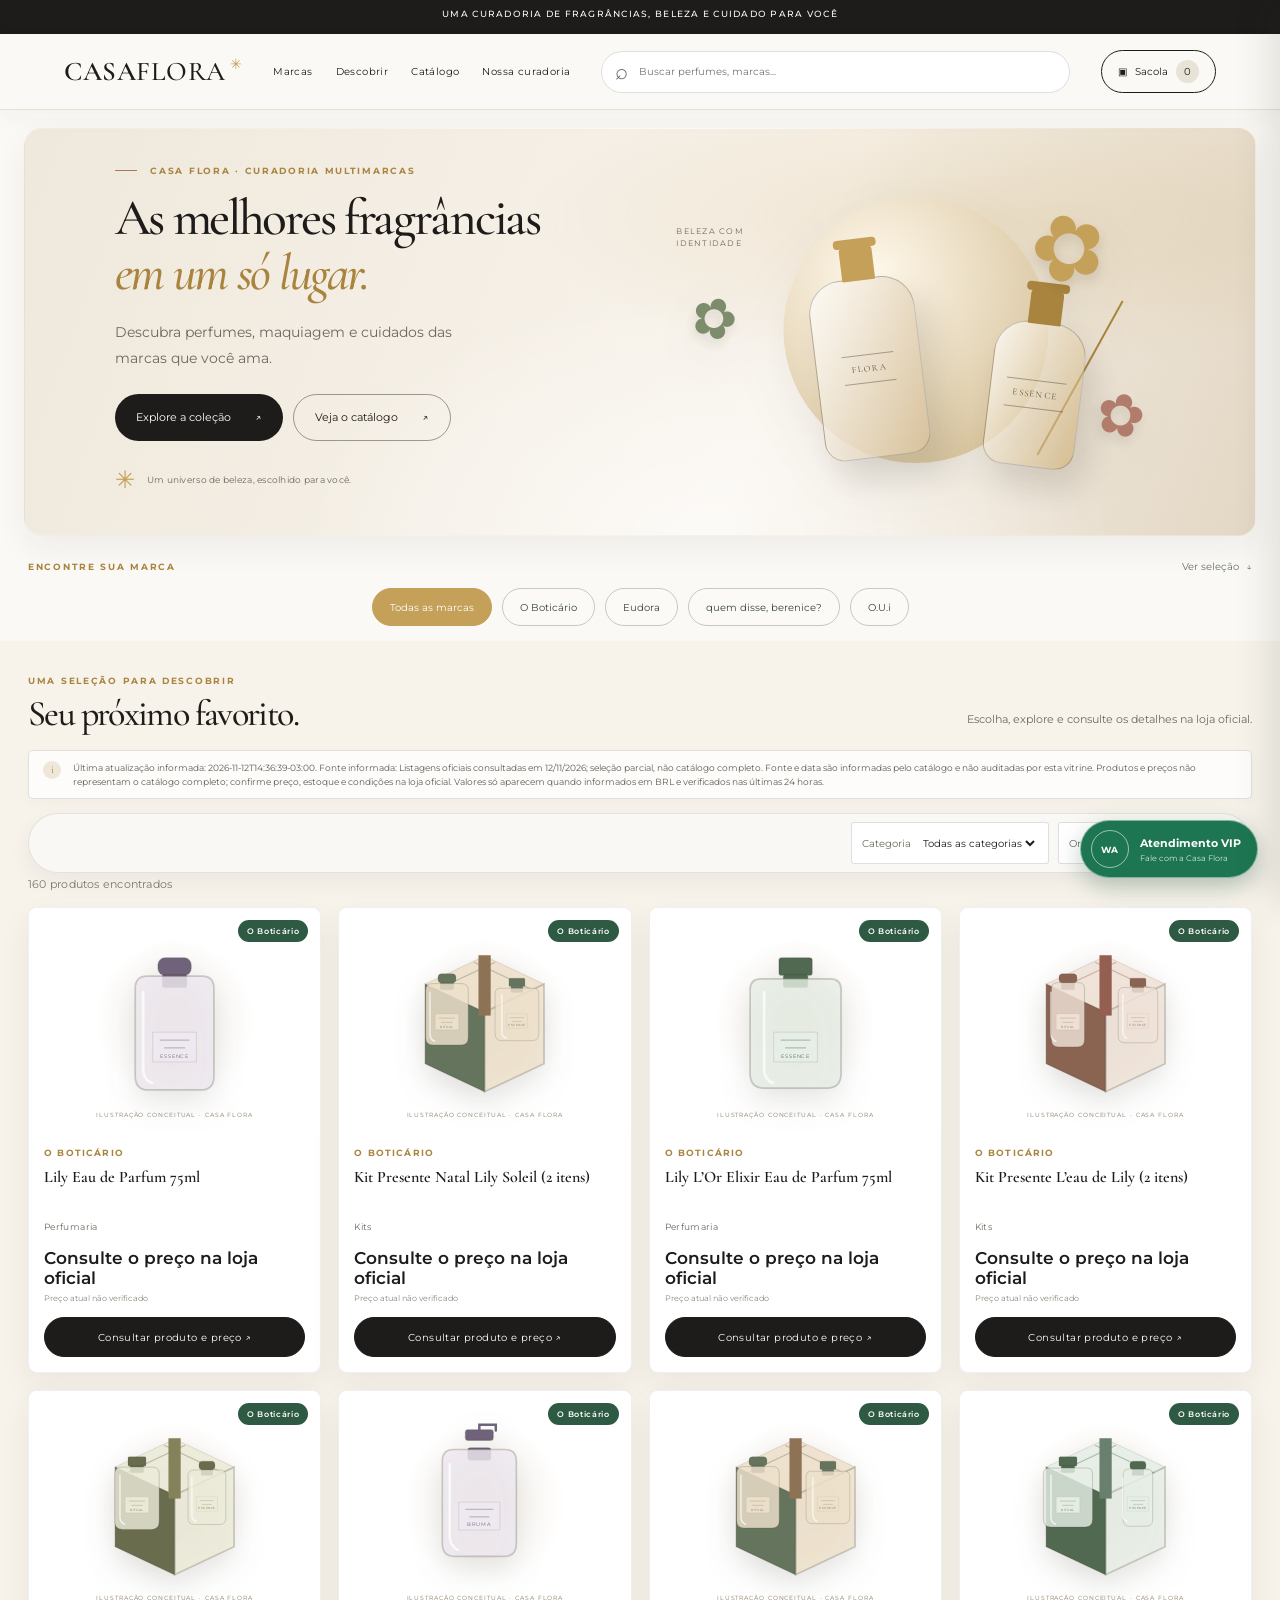
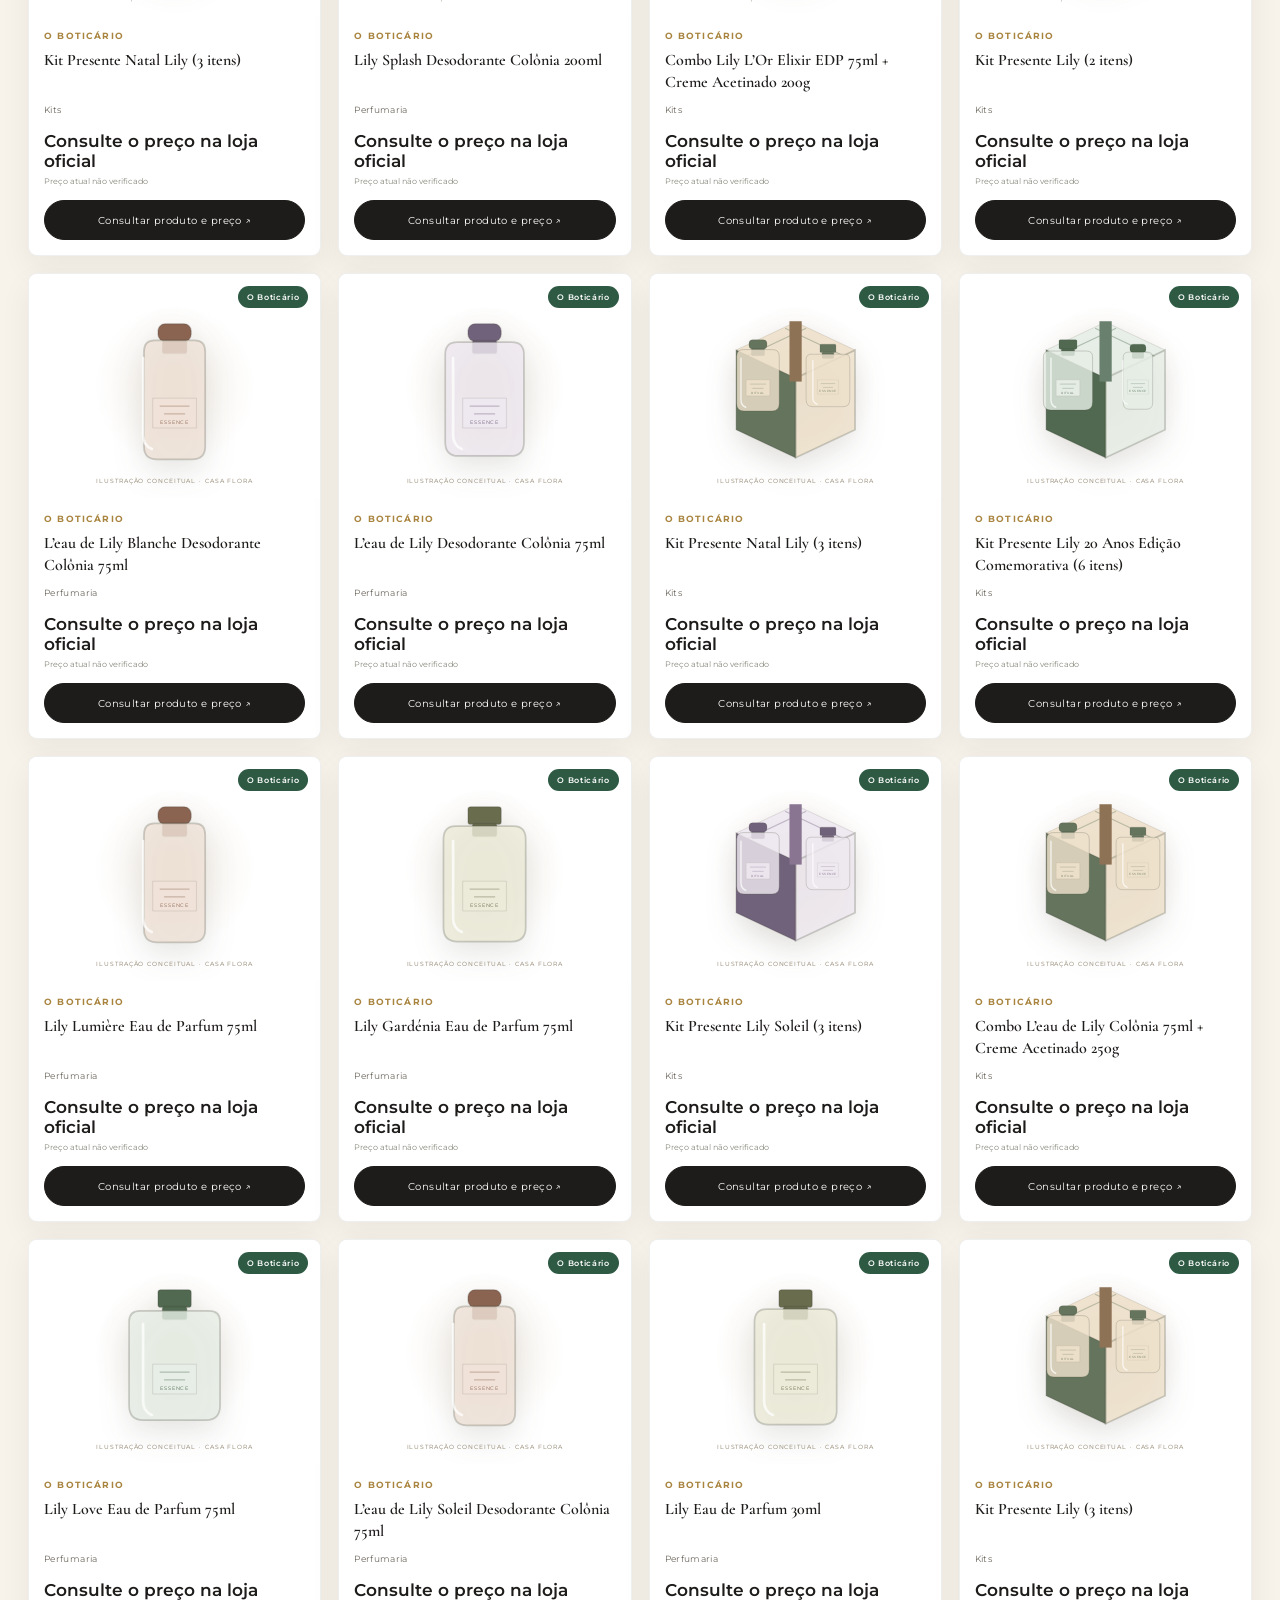
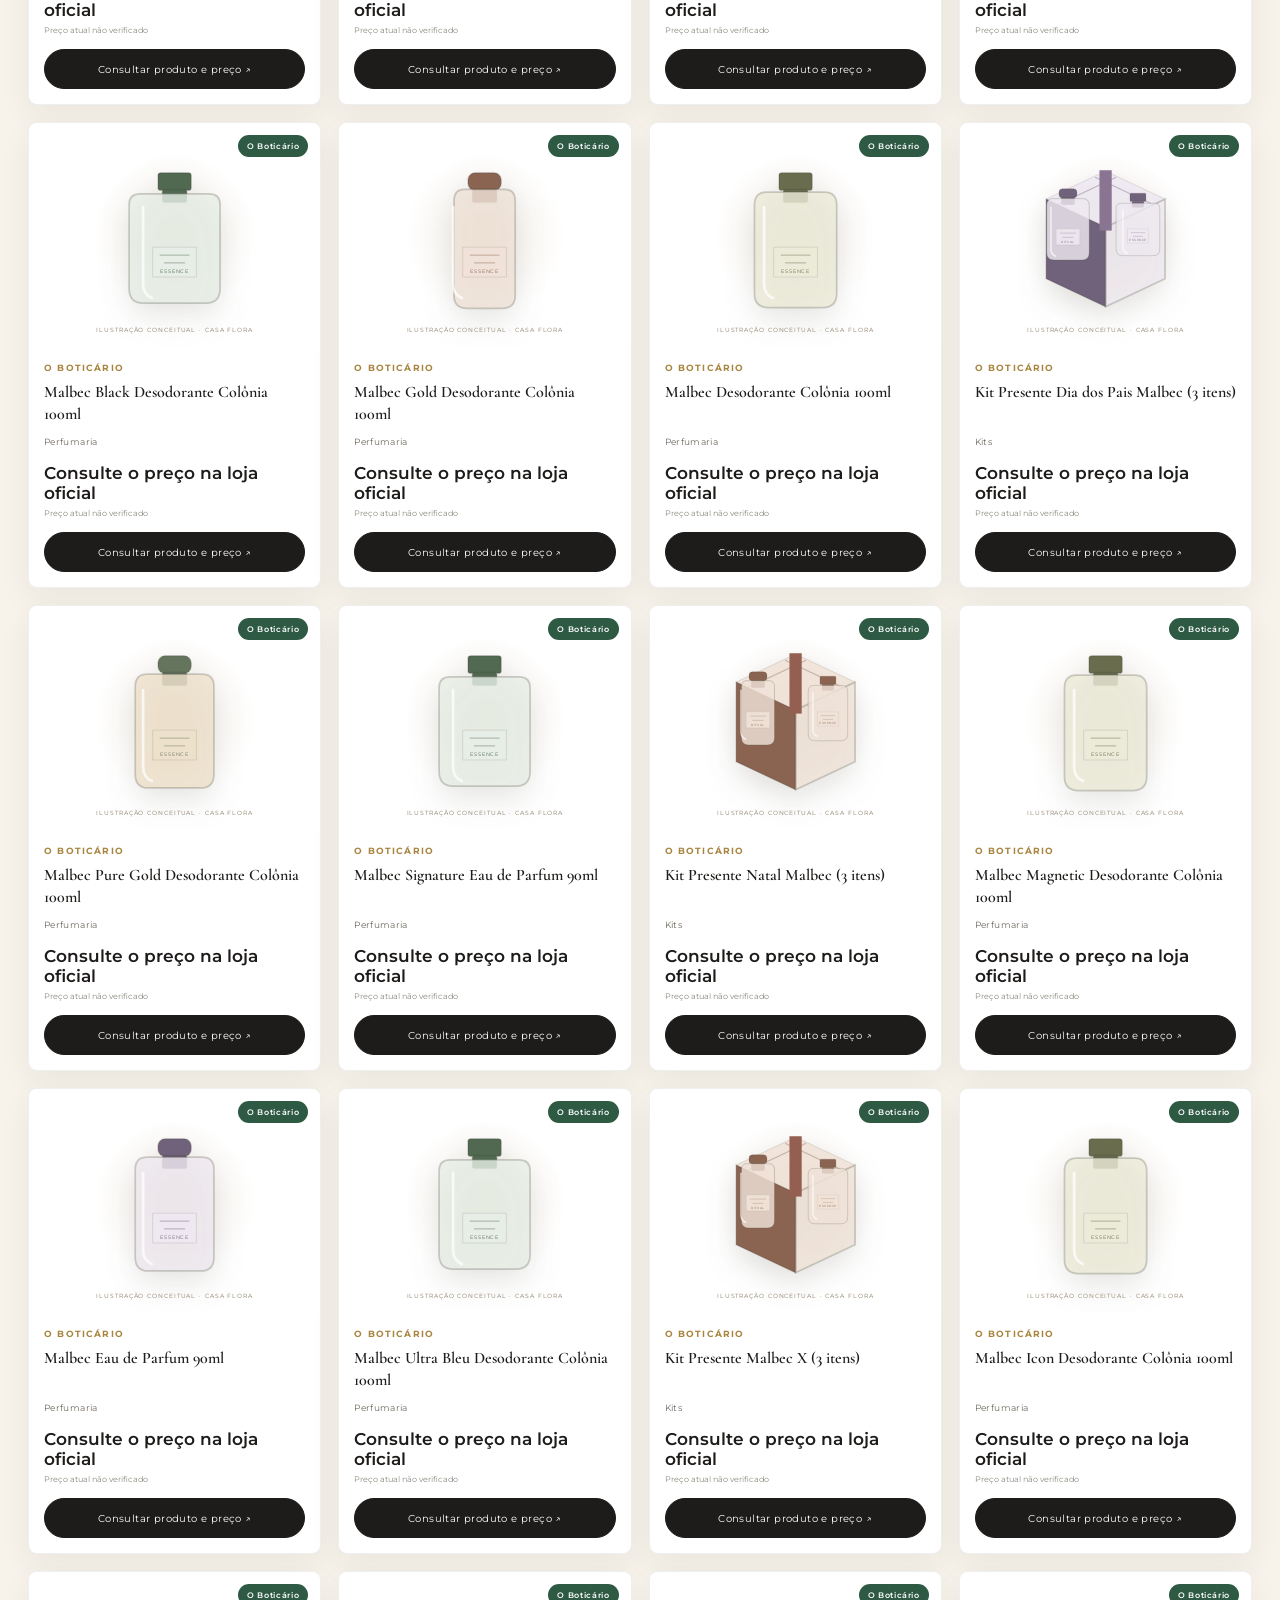
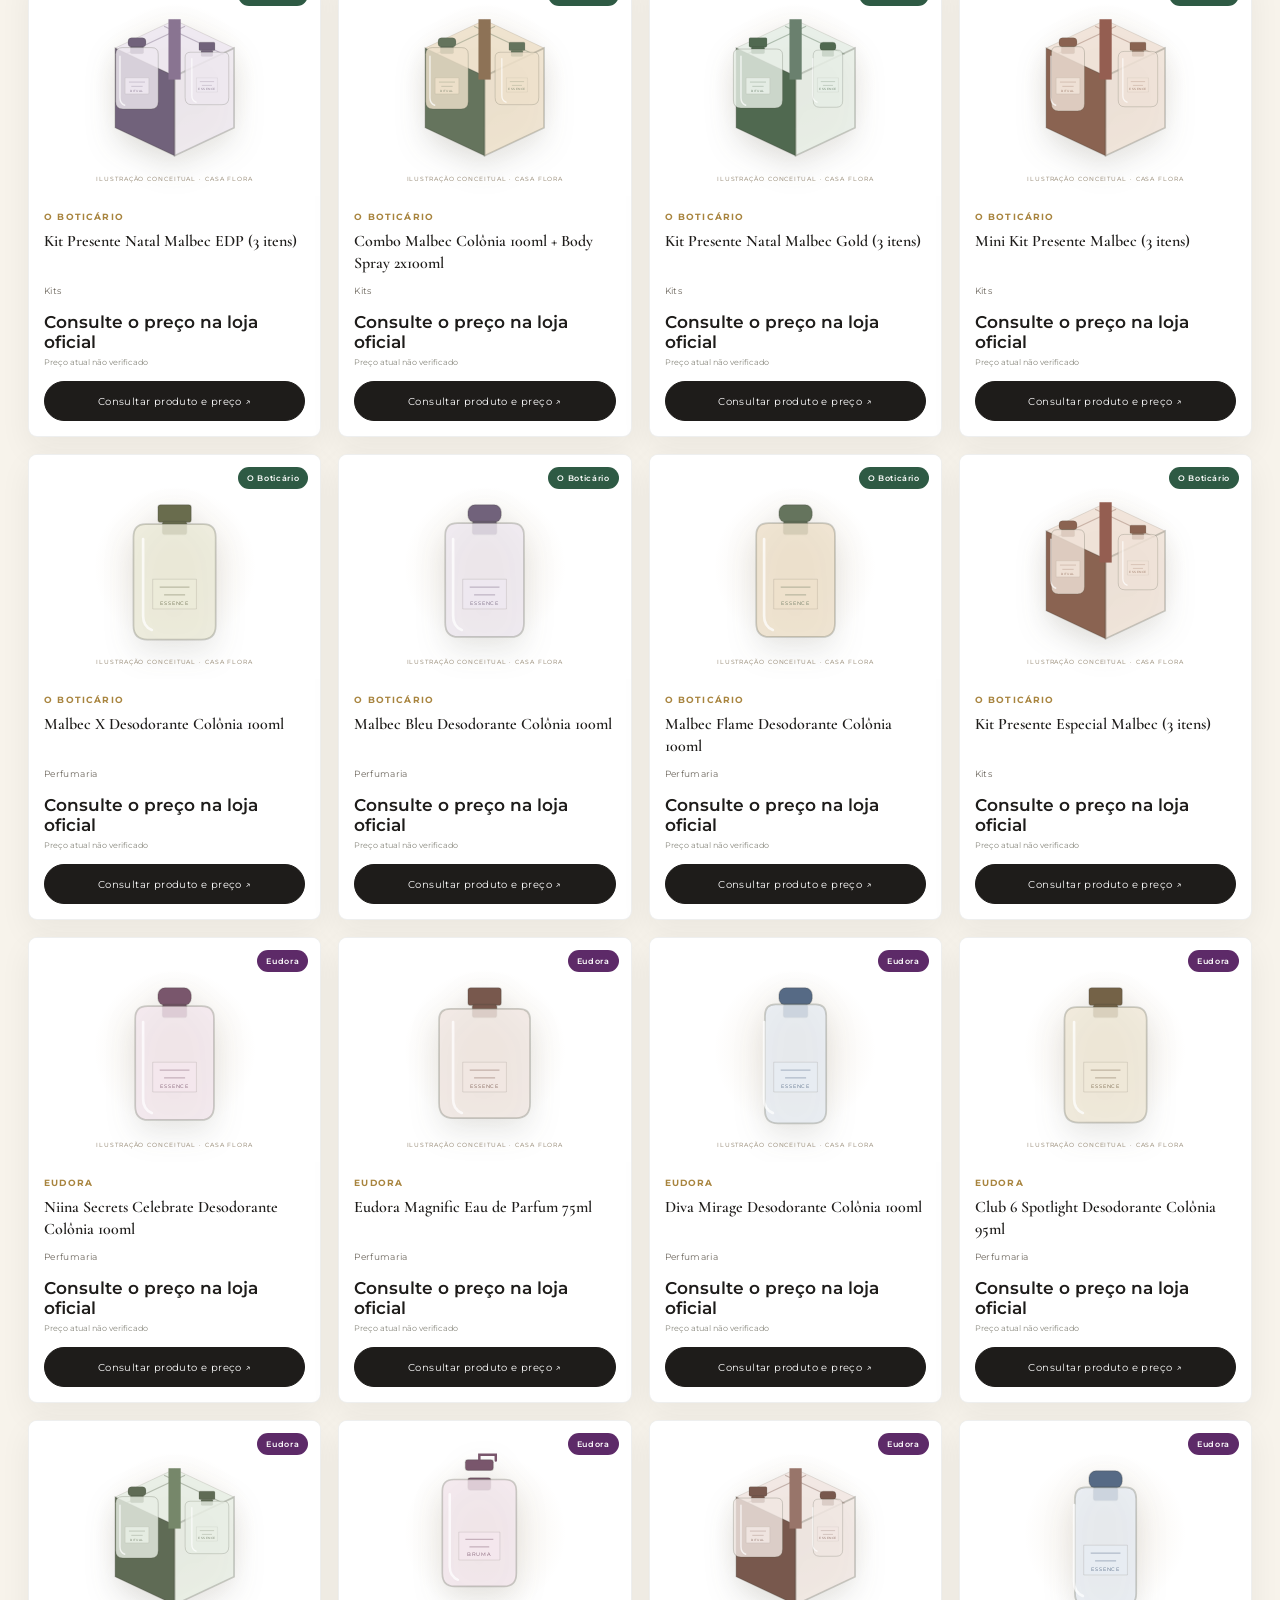
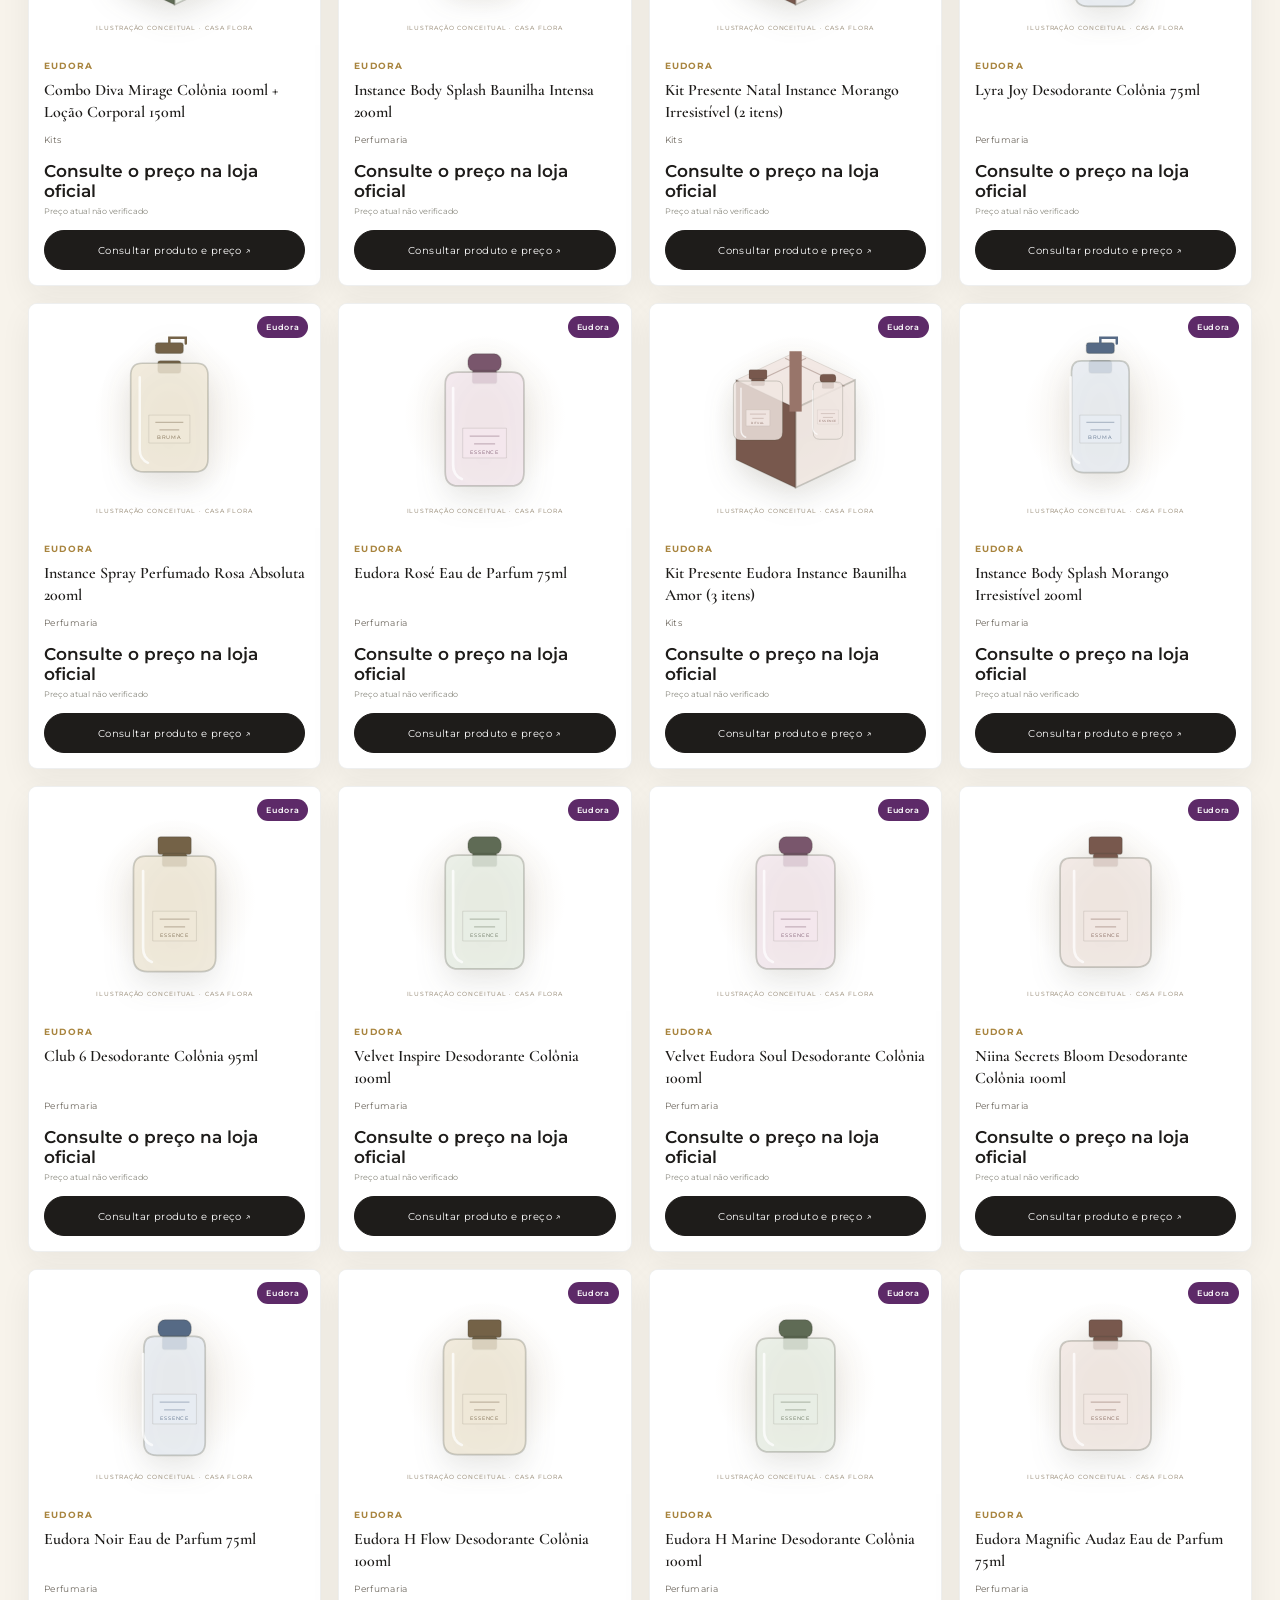
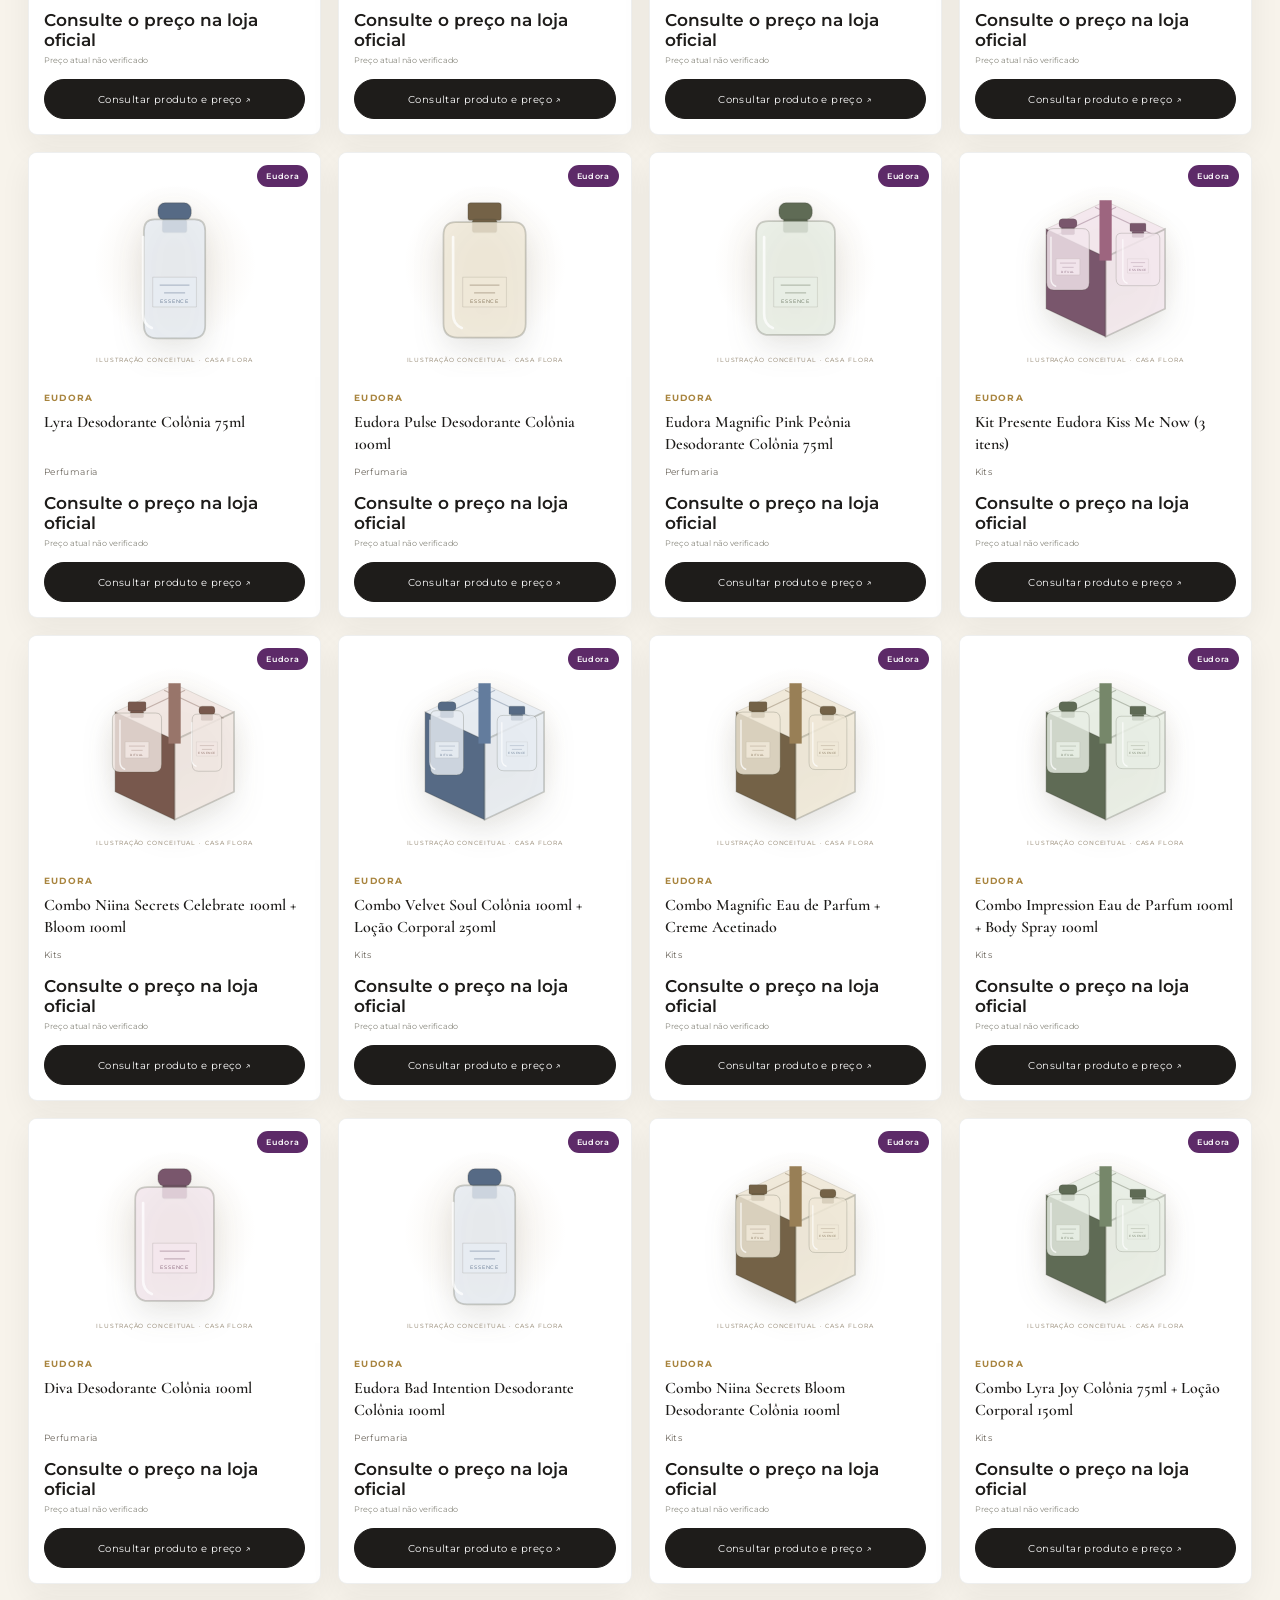
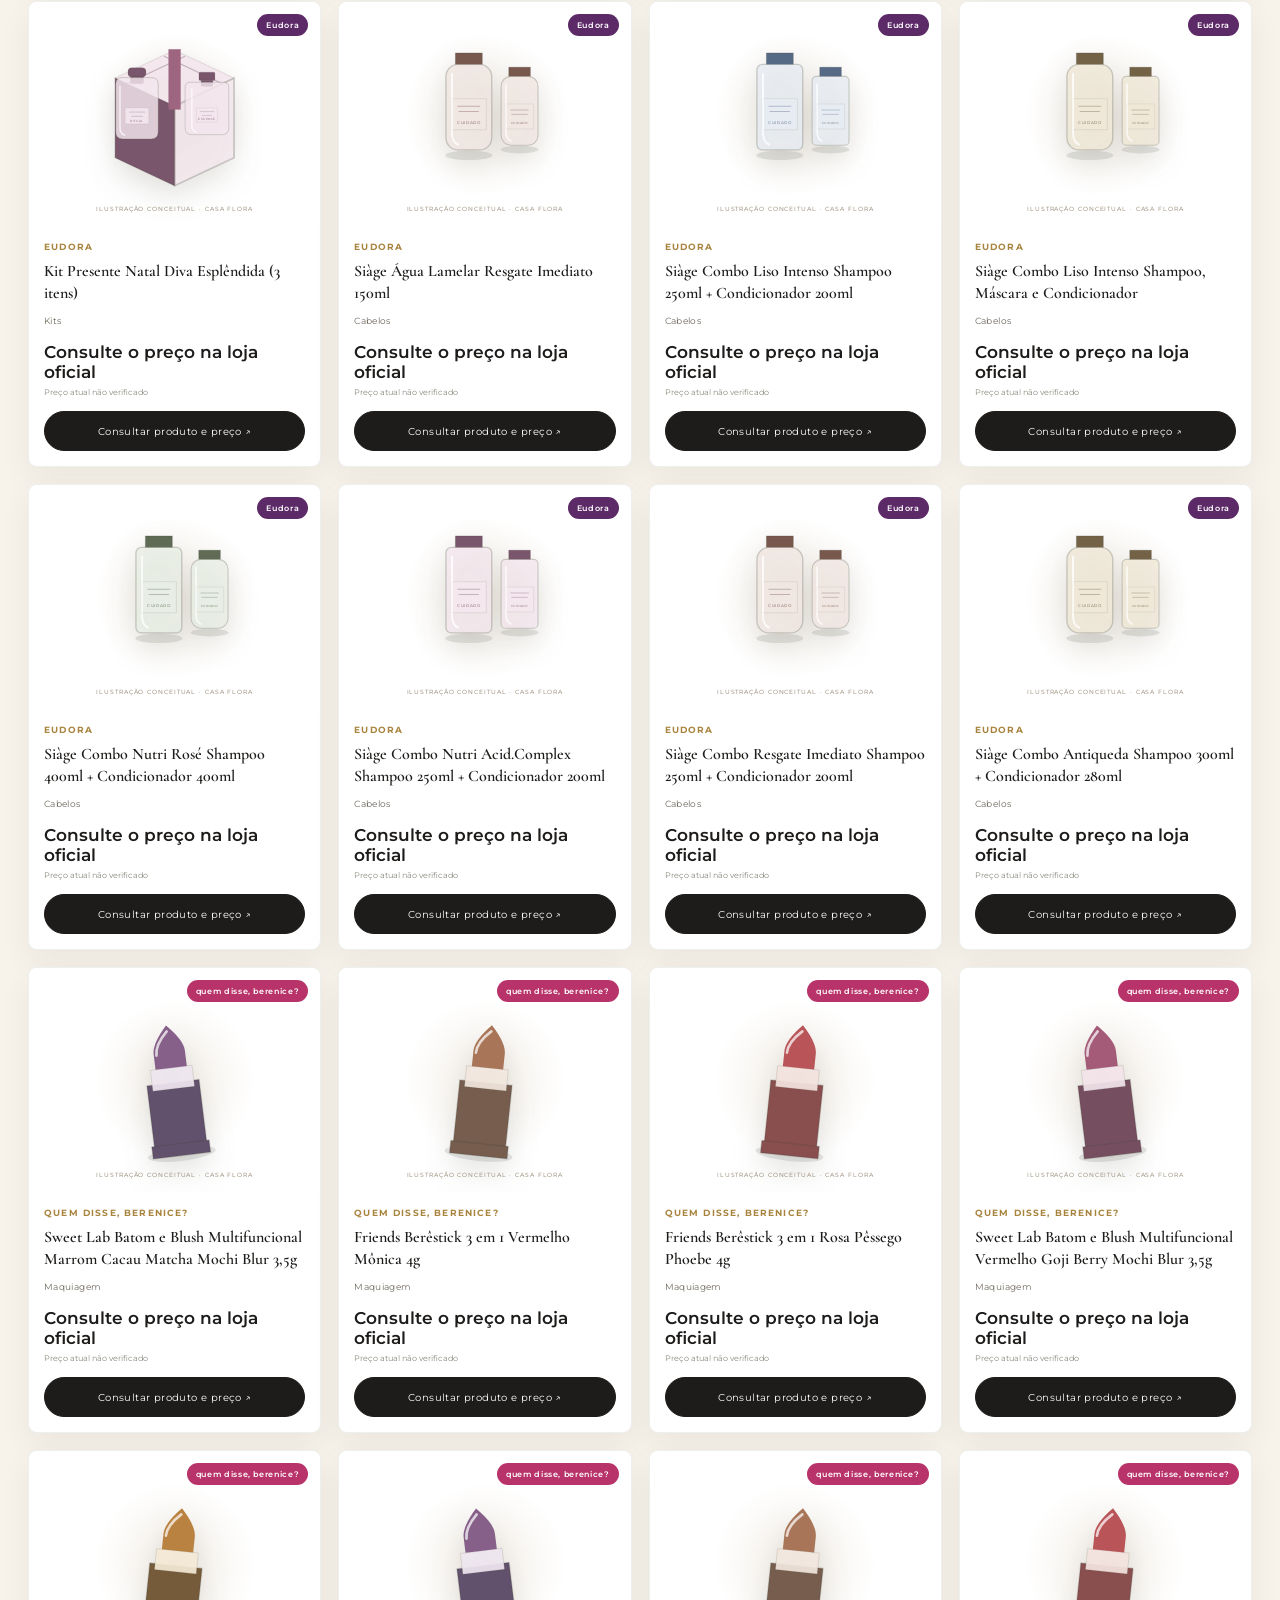
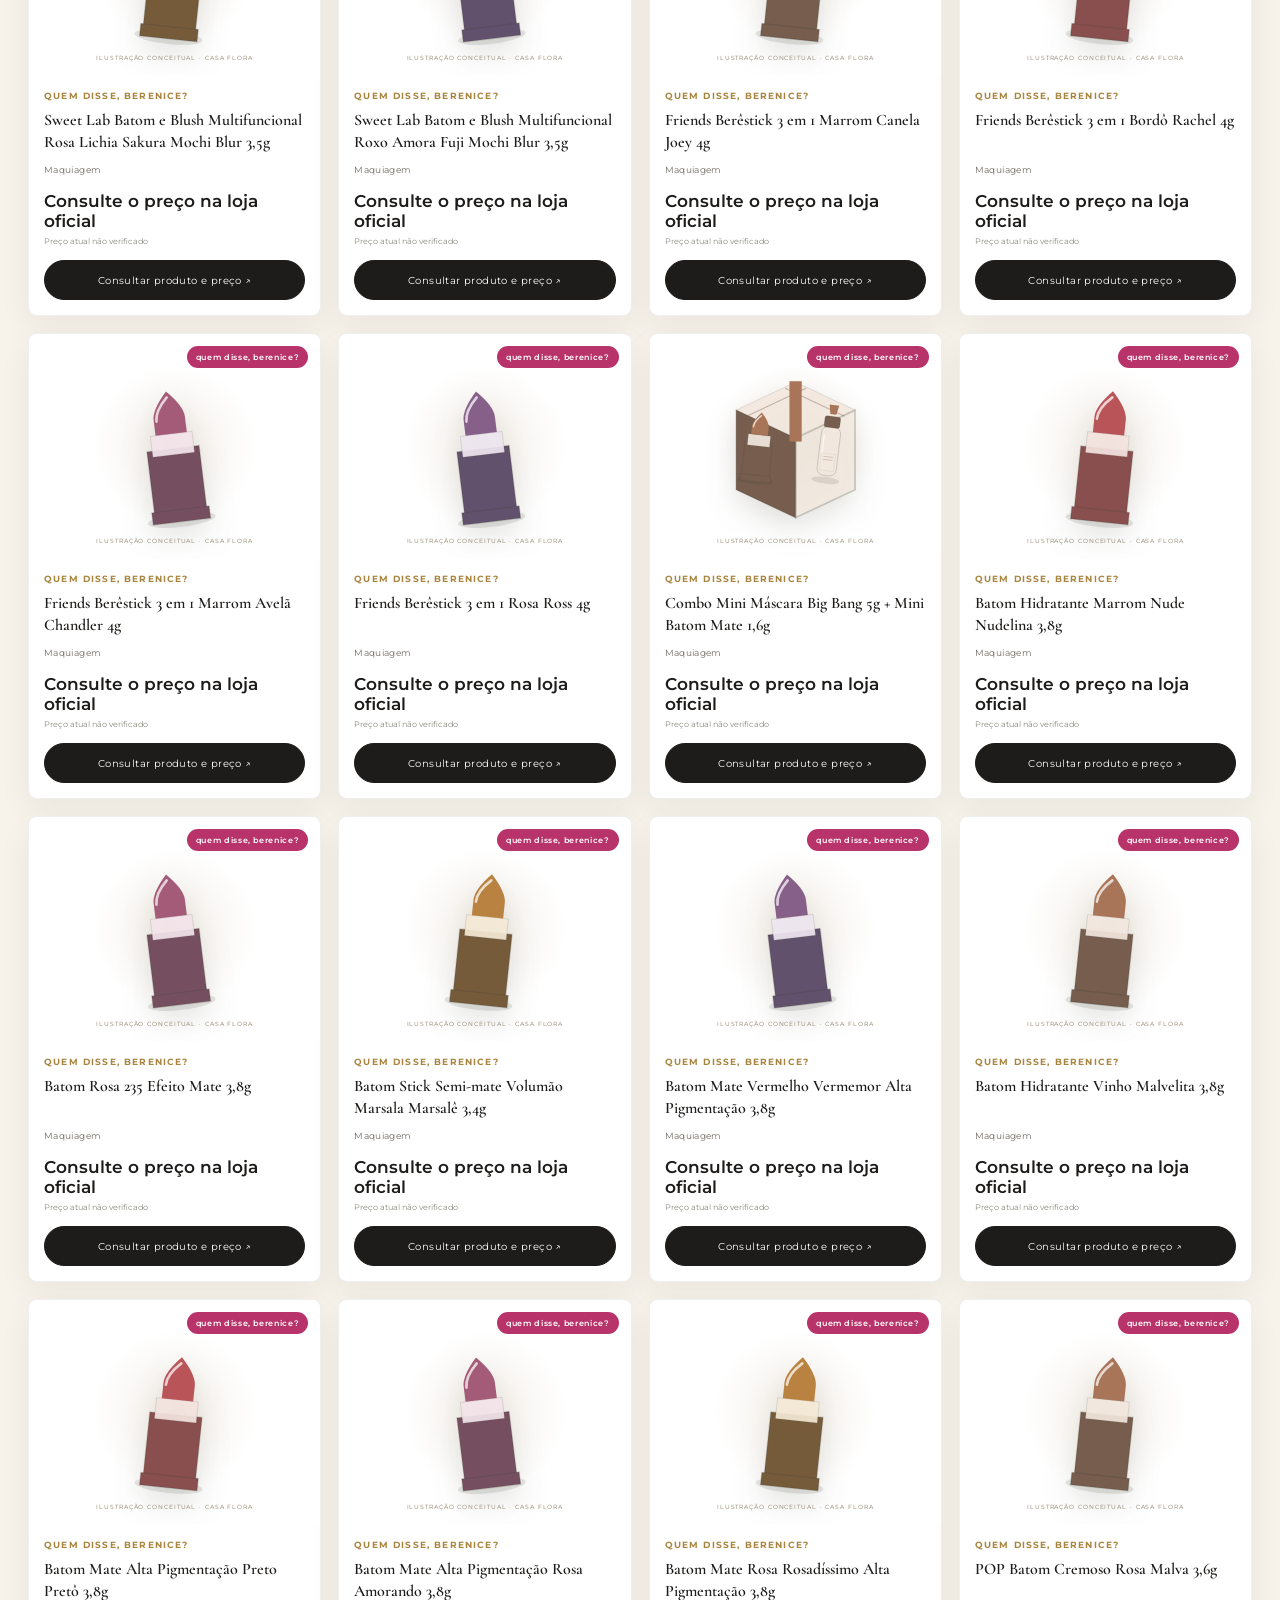
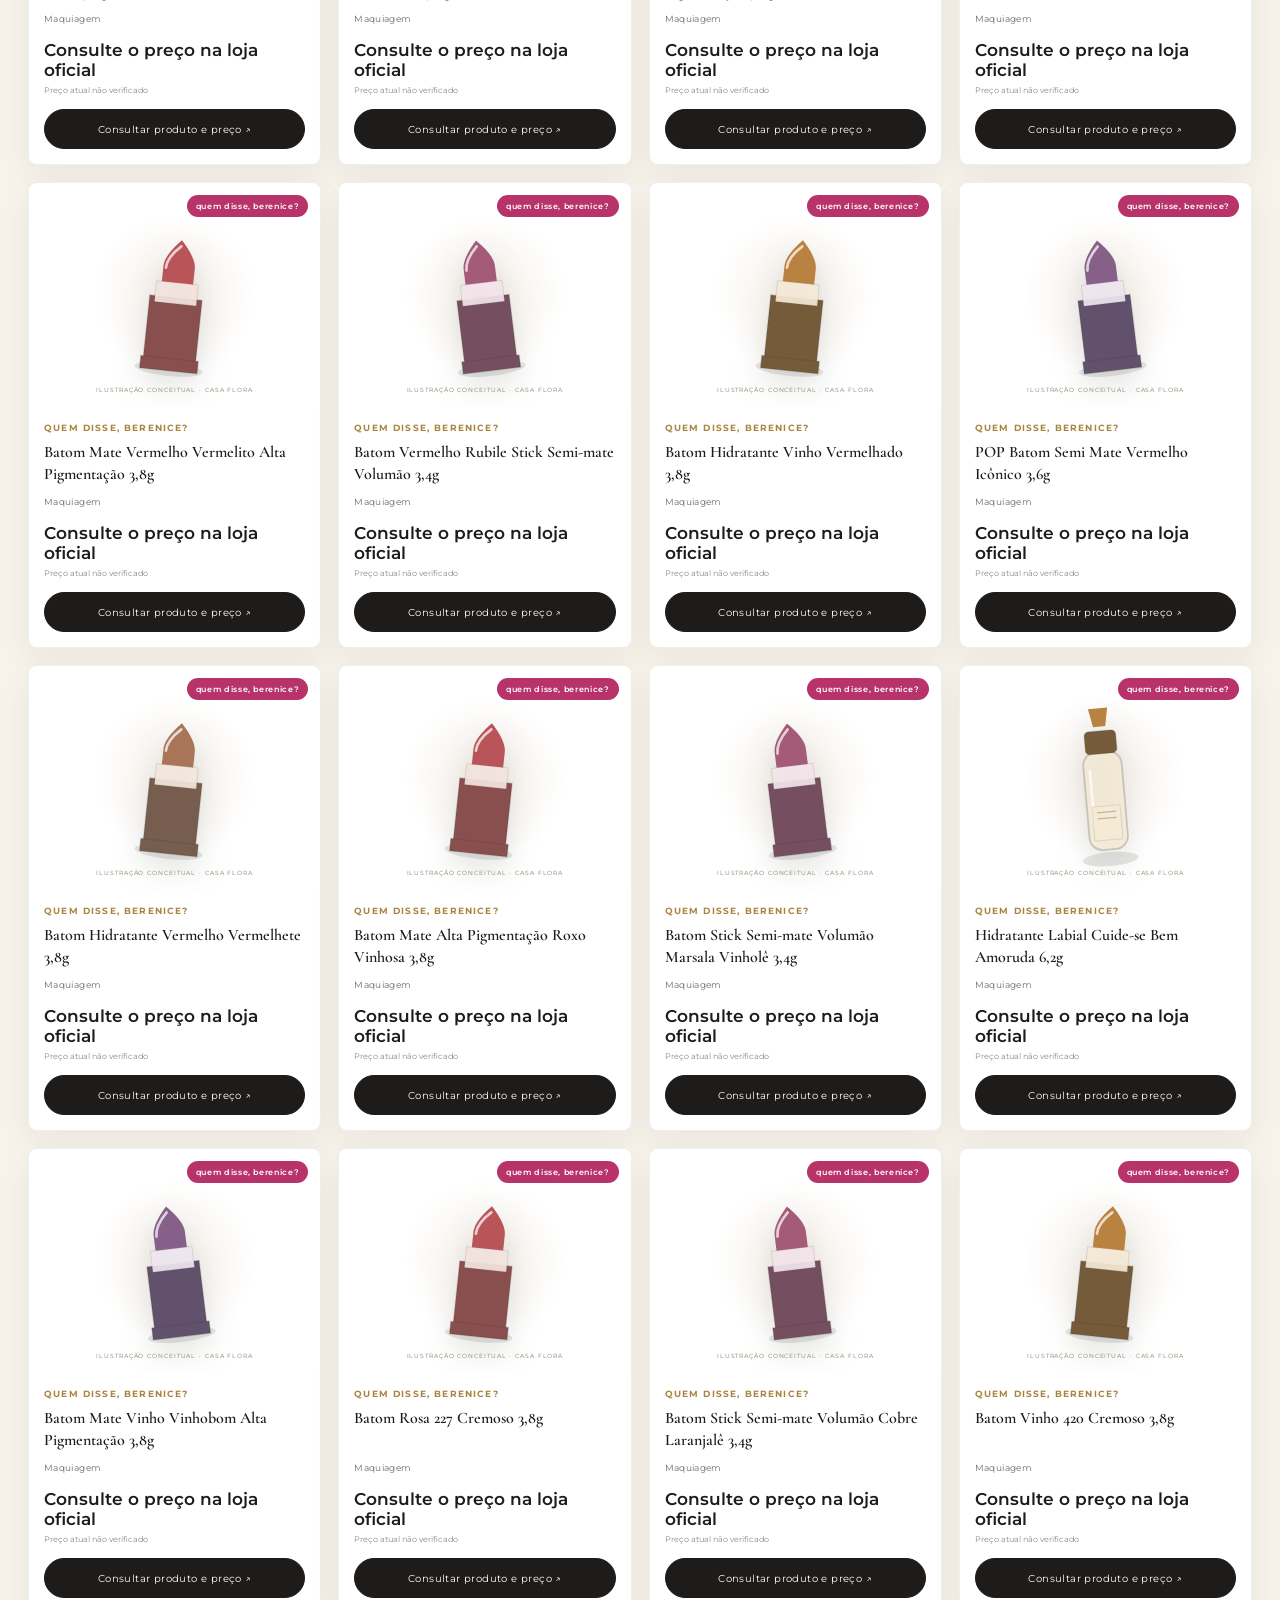
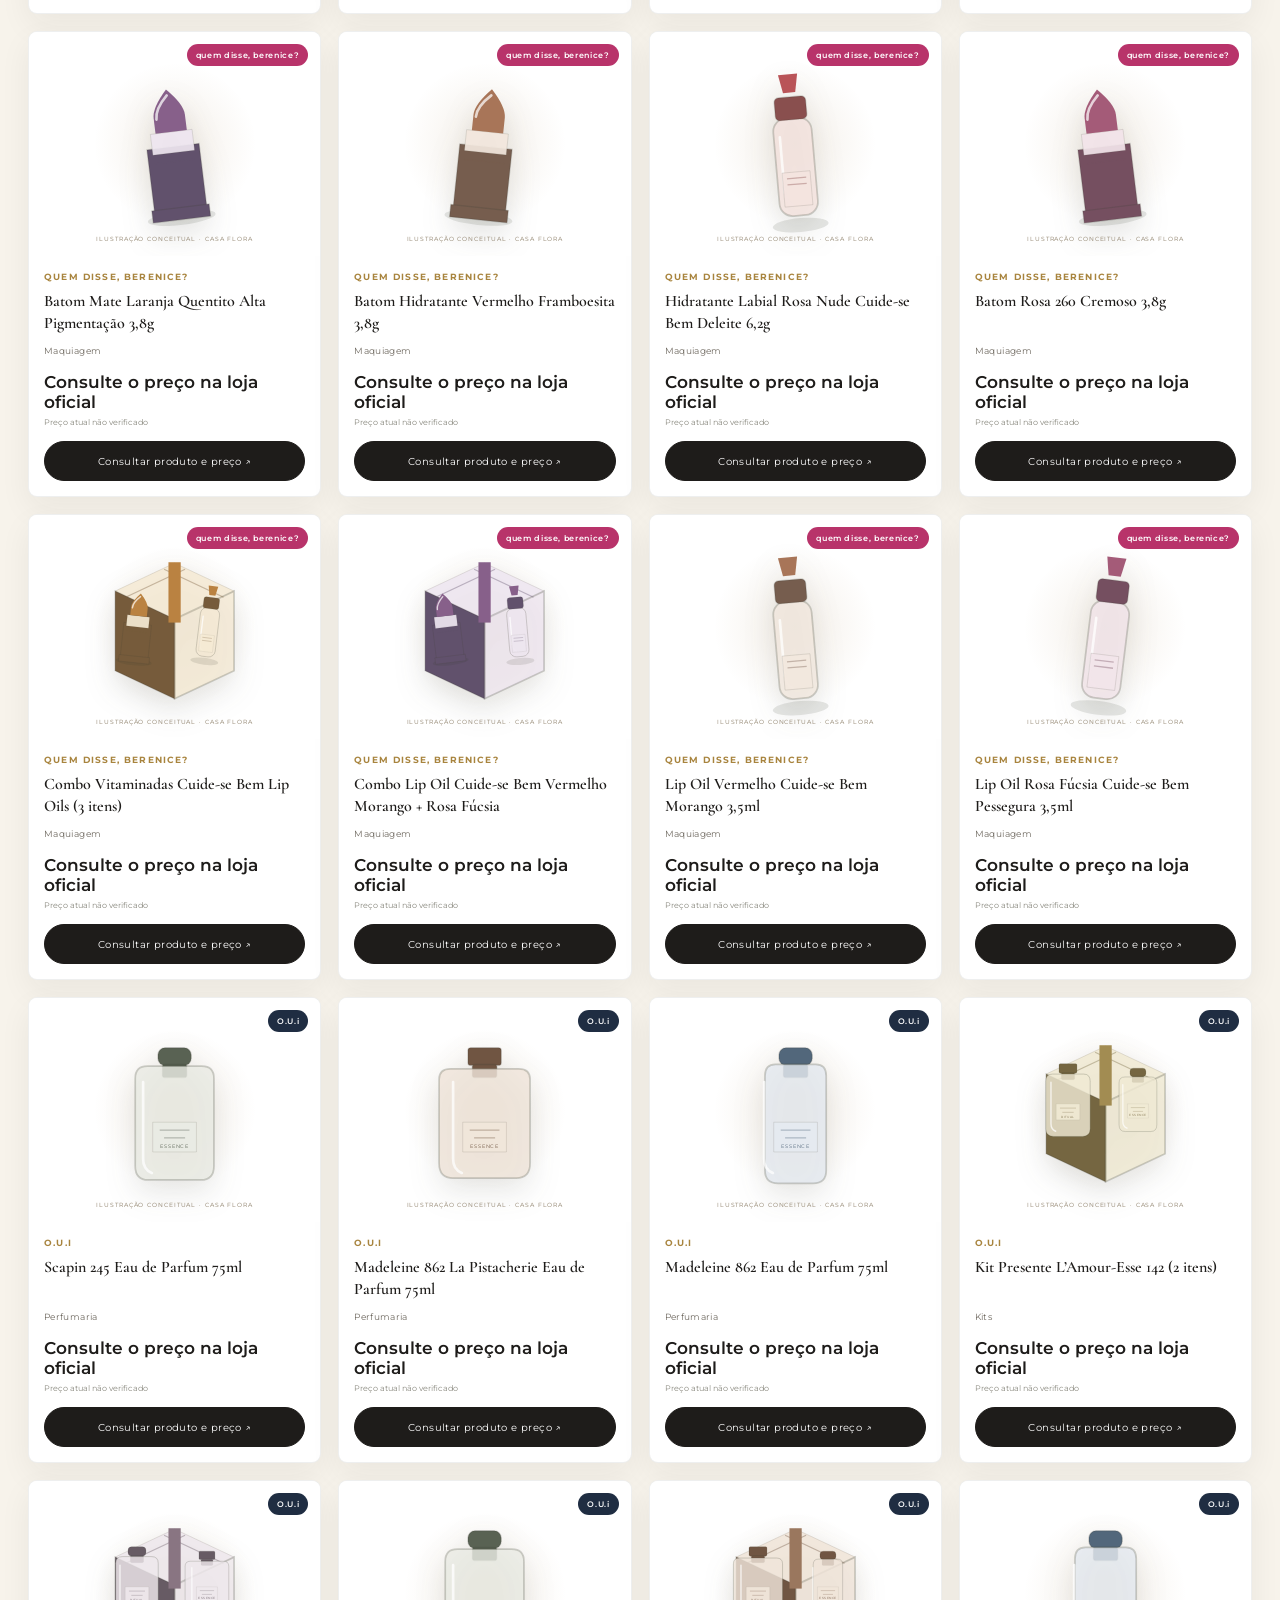
<file: index.html>
<!doctype html>
<html lang="pt-BR">
  <head>
    <meta charset="utf-8">
    <meta name="viewport" content="width=device-width, initial-scale=1">
    <meta name="theme-color" content="#f8f5ee">
    <meta name="description" content="Descubra fragrâncias e cuidados de O Boticário, Eudora, quem disse, berenice? e O.U.i em uma experiência multimarcas.">
    <title>Casa Flora — beleza que floresce em você</title>
    <link rel="preconnect" href="https://fonts.googleapis.com">
    <link rel="preconnect" href="https://fonts.gstatic.com" crossorigin>
    <link href="https://fonts.googleapis.com/css2?family=Cormorant+Garamond:ital,wght@0,400;0,500;0,600;1,400;1,500&family=Montserrat:wght@300;400;500;600;700&display=swap" rel="stylesheet">
    <link rel="stylesheet" href="styles.css?v=3027ebe">
  </head>
  <body>
    <div class="announcement-bar">Uma curadoria de fragrâncias, beleza e cuidado para você</div>
    <header class="site-header">
      <a class="wordmark" href="#" aria-label="Casa Flora — início">casa<span>flora</span><i>✳</i></a>
      <nav class="main-nav" aria-label="Navegação principal">
        <a href="#marcas">Marcas</a>
        <a href="#colecao">Descobrir</a>
        <a href="catalogo.html">Catálogo</a>
        <a href="#sobre">Nossa curadoria</a>
      </nav>
      <label class="search-box header-search"><span aria-hidden="true">⌕</span><input id="search" type="search" placeholder="Buscar perfumes, marcas..." aria-label="Buscar produto ou marca"></label>
      <button class="bag-button" id="open-cart" type="button" aria-label="Abrir sacola">
        <span aria-hidden="true">▣</span><span>Sacola</span><span class="bag-count" id="bag-count">0</span>
      </button>
    </header>

    <main>
      <section class="hero">
        <div class="hero-copy">
          <p class="eyebrow"><span></span> CASA FLORA · CURADORIA MULTIMARCAS</p>
          <h1>As melhores fragrâncias<br><em>em um só lugar.</em></h1>
          <p class="hero-description">Descubra perfumes, maquiagem e cuidados das marcas que você ama.</p>
          <div class="hero-actions">
            <a class="button button-dark" href="#colecao">Explore a coleção <span aria-hidden="true">↗</span></a>
            <a class="button button-outline" href="catalogo.html">Veja o catálogo <span aria-hidden="true">↗</span></a>
          </div>
          <div class="hero-note"><span class="note-icon">✳</span><span>Um universo de beleza, escolhido para você.</span></div>
        </div>
        <div class="hero-art" aria-label="Composição ilustrada de flores e frascos de perfume" role="img">
          <div class="sun-disc"></div>
          <div class="art-caption">BELEZA COM<br>IDENTIDADE</div>
          <div class="flower flower-one">✿</div>
          <div class="flower flower-two">✿</div>
          <div class="flower flower-three">✿</div>
          <div class="bottle bottle-one"><span>FLORA</span></div>
          <div class="bottle bottle-two"><span>ESSENCE</span></div>
          <div class="art-stem"></div>
        </div>
        <div class="hero-bottom"><span>01 — 04</span><span>BELEZA PARA TODOS OS SEUS MOMENTOS</span><span>⌄</span></div>
      </section>

      <section class="brand-section section-wrap" id="marcas">
        <div class="brand-filter-heading">
          <p class="eyebrow">ENCONTRE SUA MARCA</p>
          <a href="#colecao">Ver seleção <span aria-hidden="true">↓</span></a>
        </div>
        <div class="brand-grid" id="brand-grid"></div>
      </section>

      <section class="collection-section" id="colecao">
        <div class="section-wrap">
          <div class="collection-heading">
            <div><p class="eyebrow">UMA SELEÇÃO PARA DESCOBRIR</p><h2>Seu próximo favorito.</h2></div>
            <p class="collection-intro">Escolha, explore e consulte os detalhes na loja oficial.</p>
          </div>
          <div class="catalog-notice" id="catalog-notice" role="status"></div>
          <div class="catalog-toolbar">
            <input id="brand-filter" type="hidden" value="">
            <label class="filter-label">Categoria
              <select id="category-filter" aria-label="Filtrar por categoria"><option value="">Todas as categorias</option></select>
            </label>
            <label class="filter-label">Ordenar
              <select id="sort-filter" aria-label="Ordenar produtos">
                <option value="featured">Em destaque</option>
                <option value="price-asc">Menor preço</option>
                <option value="price-desc">Maior preço</option>
                <option value="name">Nome A–Z</option>
              </select>
            </label>
          </div>
          <p class="catalog-results" id="catalog-results" role="status" aria-live="polite"></p>
          <div class="product-grid" id="product-grid" aria-live="polite"></div>
          <p class="catalog-footnote">Preços, disponibilidade e informações exibidos dependem do catálogo carregado e devem ser confirmados com a loja antes da compra.</p>
        </div>
      </section>

      <section class="manifesto" id="sobre">
        <div class="manifesto-mark">✳</div>
        <p class="eyebrow">CASA FLORA — BELEZA EM BOA COMPANHIA</p>
        <h2>Um lugar para descobrir.<br><em>Um jeito seu de florescer.</em></h2>
        <p>Reunimos diferentes jeitos de viver a beleza em uma experiência leve, cuidadosa e cheia de personalidade.</p>
        <a class="text-link" href="#marcas">Conheça as marcas <span aria-hidden="true">↗</span></a>
      </section>
    </main>

    <footer class="site-footer">
      <a class="wordmark wordmark-footer" href="#">casa<span>flora</span><i>✳</i></a>
      <p>Vitrine independente. Marcas e nomes pertencem aos respectivos titulares.</p>
      <span>© <span id="year"></span> Casa Flora</span>
    </footer>

    <a class="vip-support" data-vip-support href="https://wa.me/5519993787673" target="_blank" rel="noopener noreferrer" aria-label="Falar com o atendimento VIP pelo WhatsApp">
      <span class="vip-bubble" aria-hidden="true">WA</span>
      <span><strong>Atendimento VIP</strong><small>Fale com a Casa Flora</small></span>
    </a>
    <div class="cart-backdrop" id="cart-backdrop" hidden></div>
    <aside class="cart-drawer" id="cart-drawer" role="dialog" aria-modal="true" aria-label="Sua sacola" aria-hidden="true" inert>
      <div class="cart-head"><div><p class="eyebrow">CASA FLORA</p><h2>Sua sacola</h2></div><button class="icon-button" id="close-cart" type="button" aria-label="Fechar sacola">×</button></div>
      <div class="cart-items" id="cart-items"></div>
      <div class="cart-summary" id="cart-summary"></div>
    </aside>
    <div class="toast" id="toast" role="status" aria-live="polite"></div>
    <script src="store-config.js"></script>
    <script src="catalog.js"></script>
    <script src="product-art.js"></script>
    <script src="whatsapp.js"></script>
    <script src="app.js"></script>
  </body>
</html>
</file>
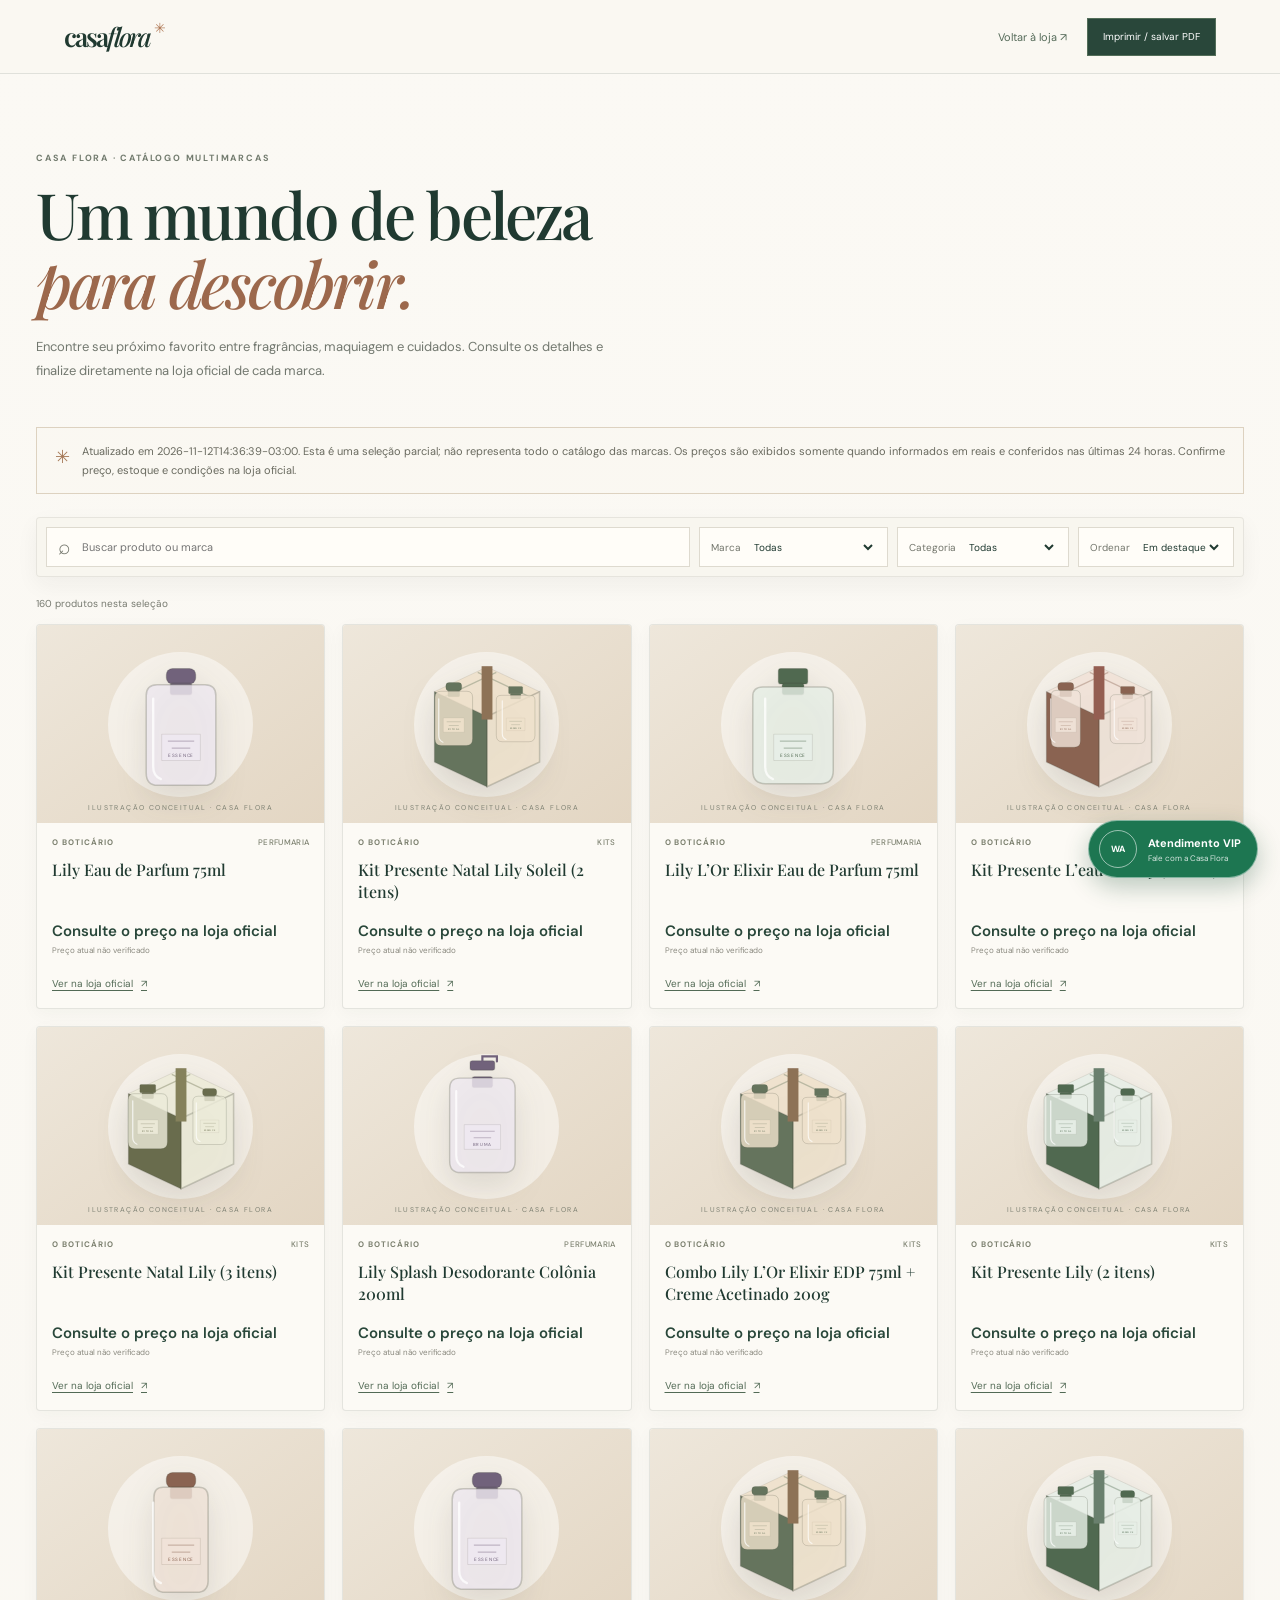
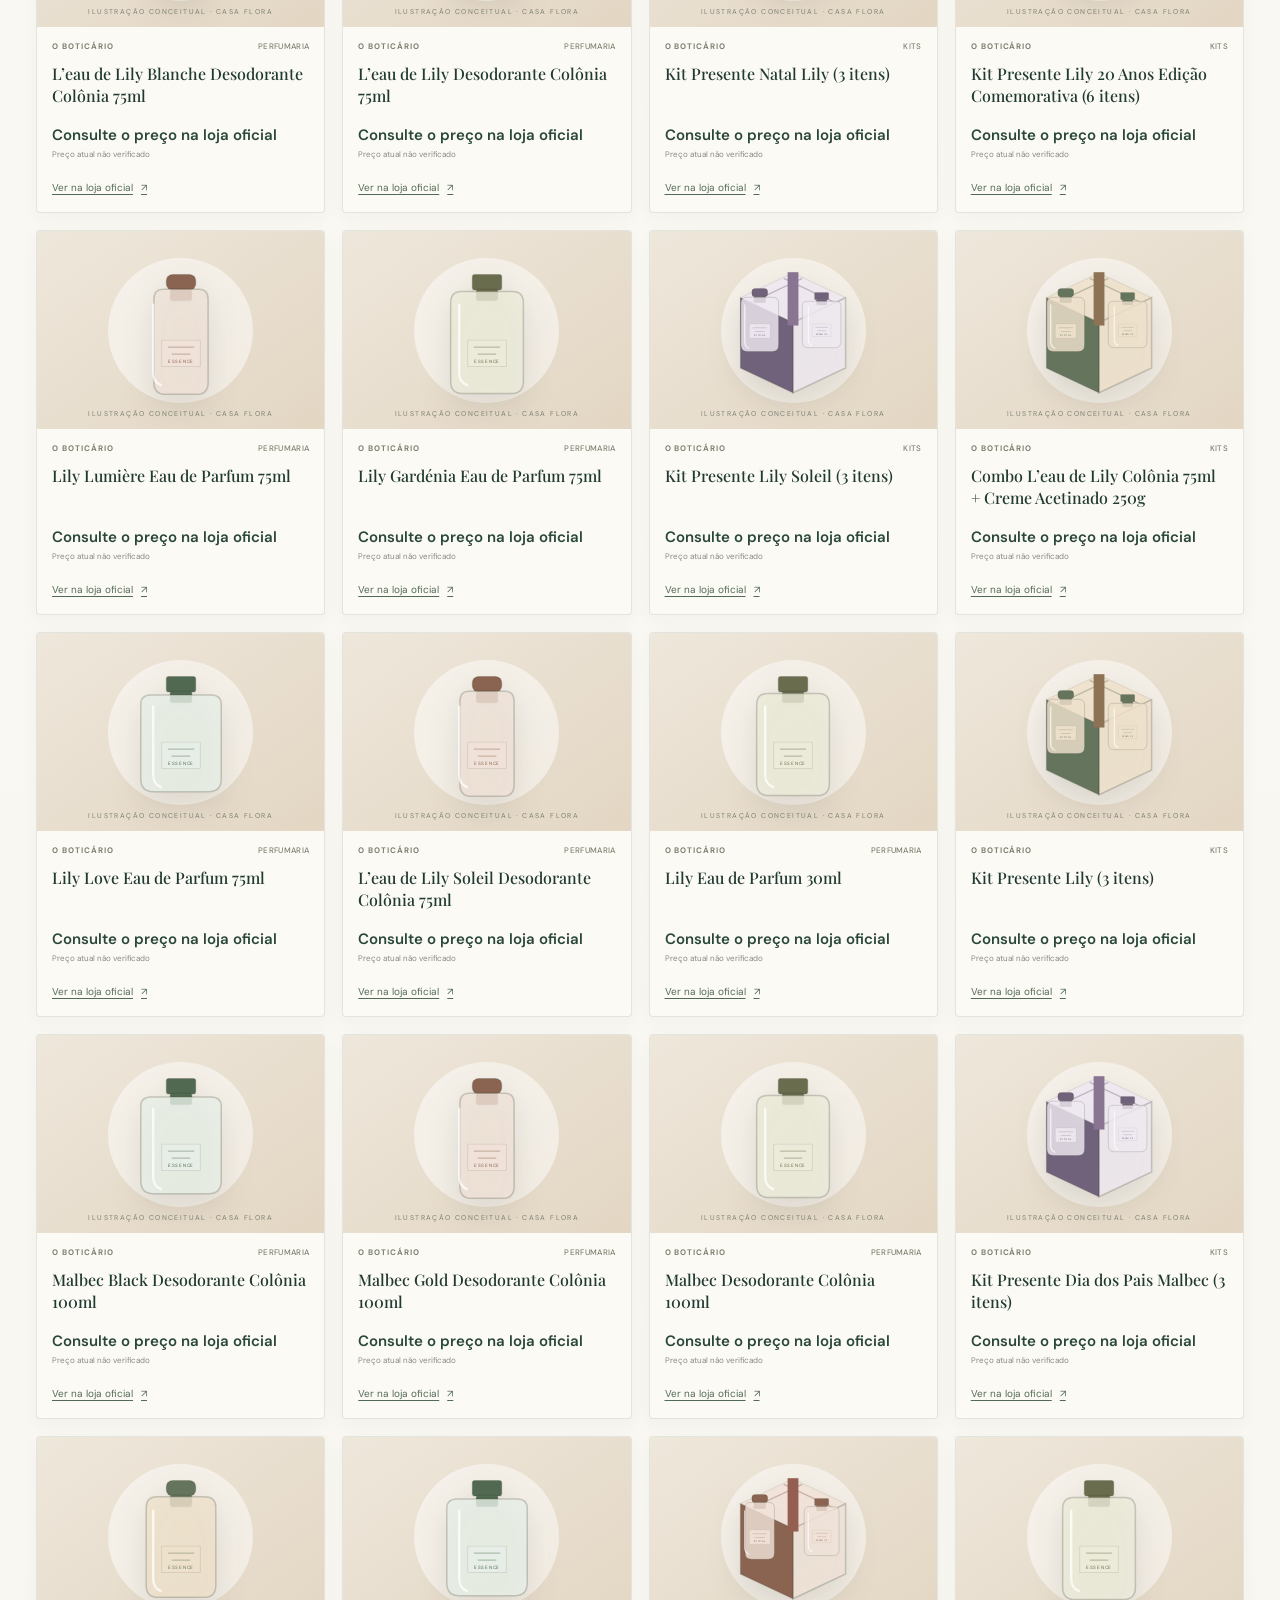
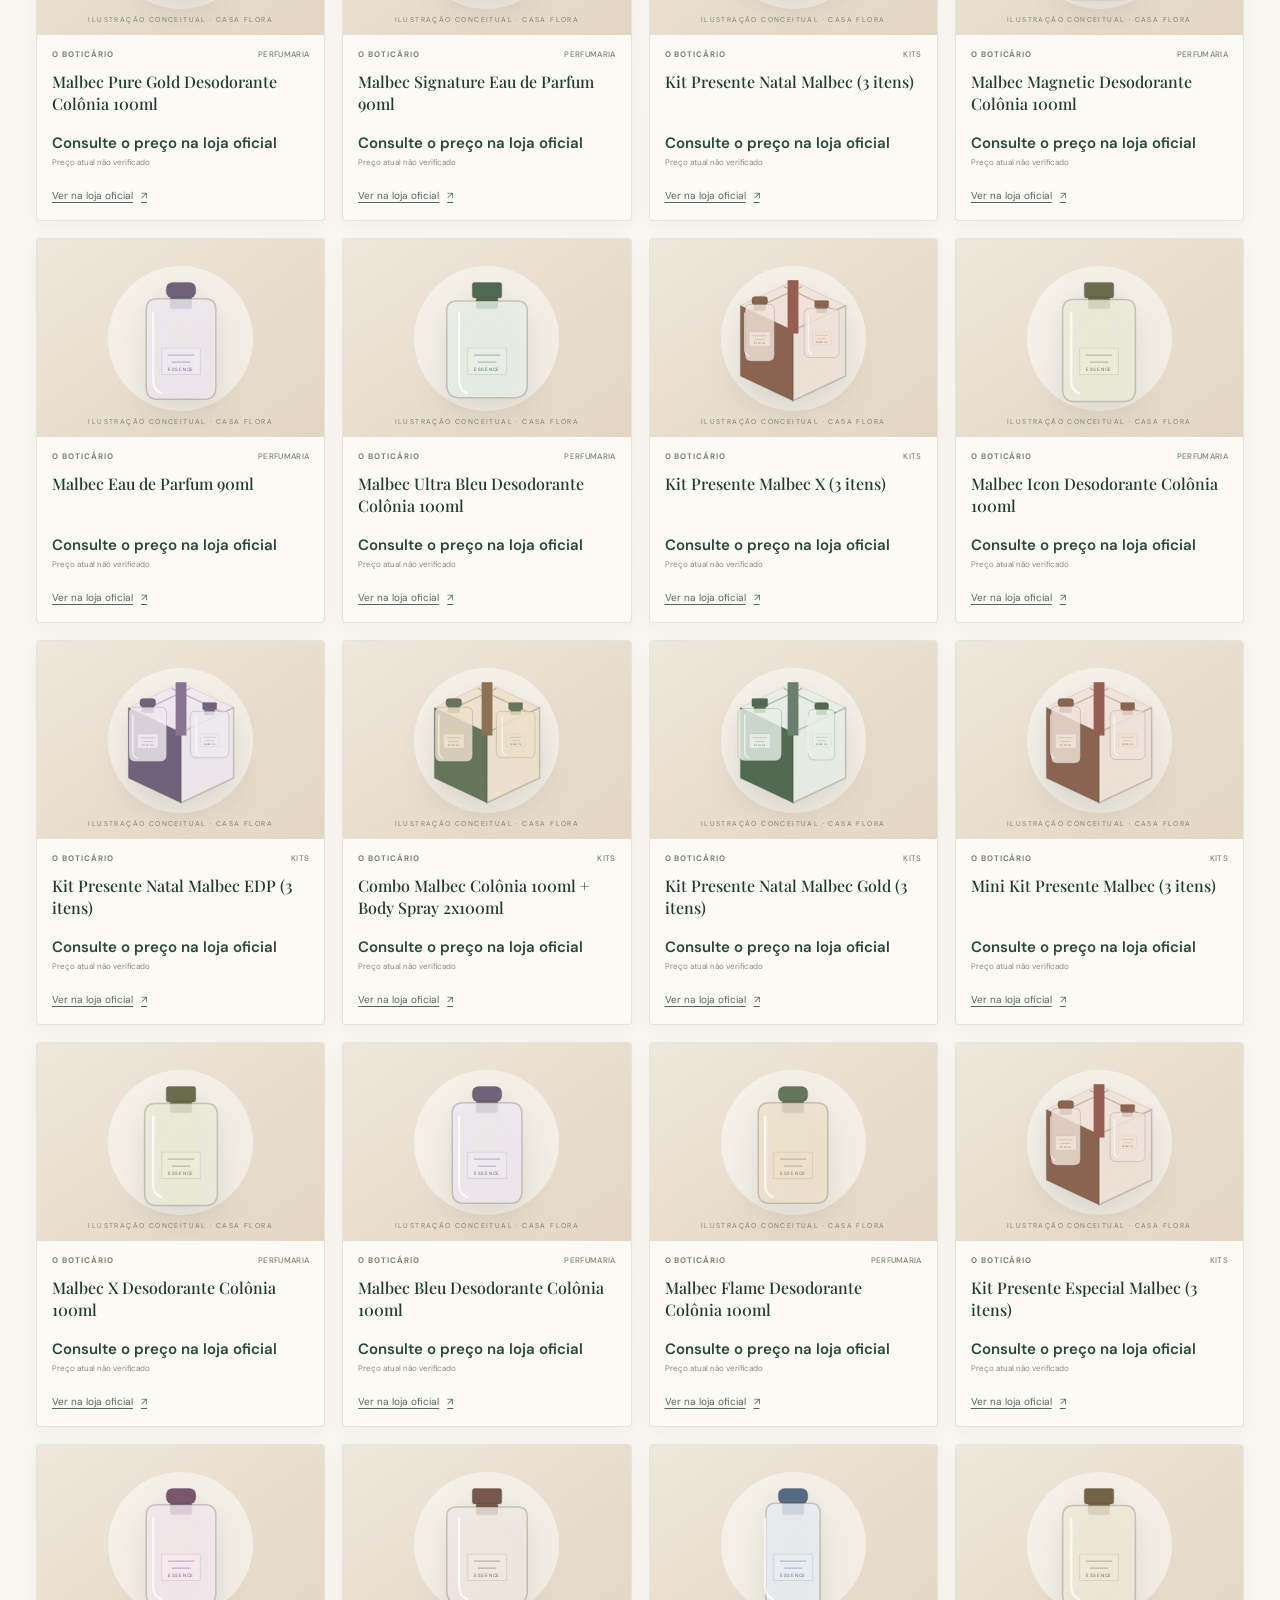
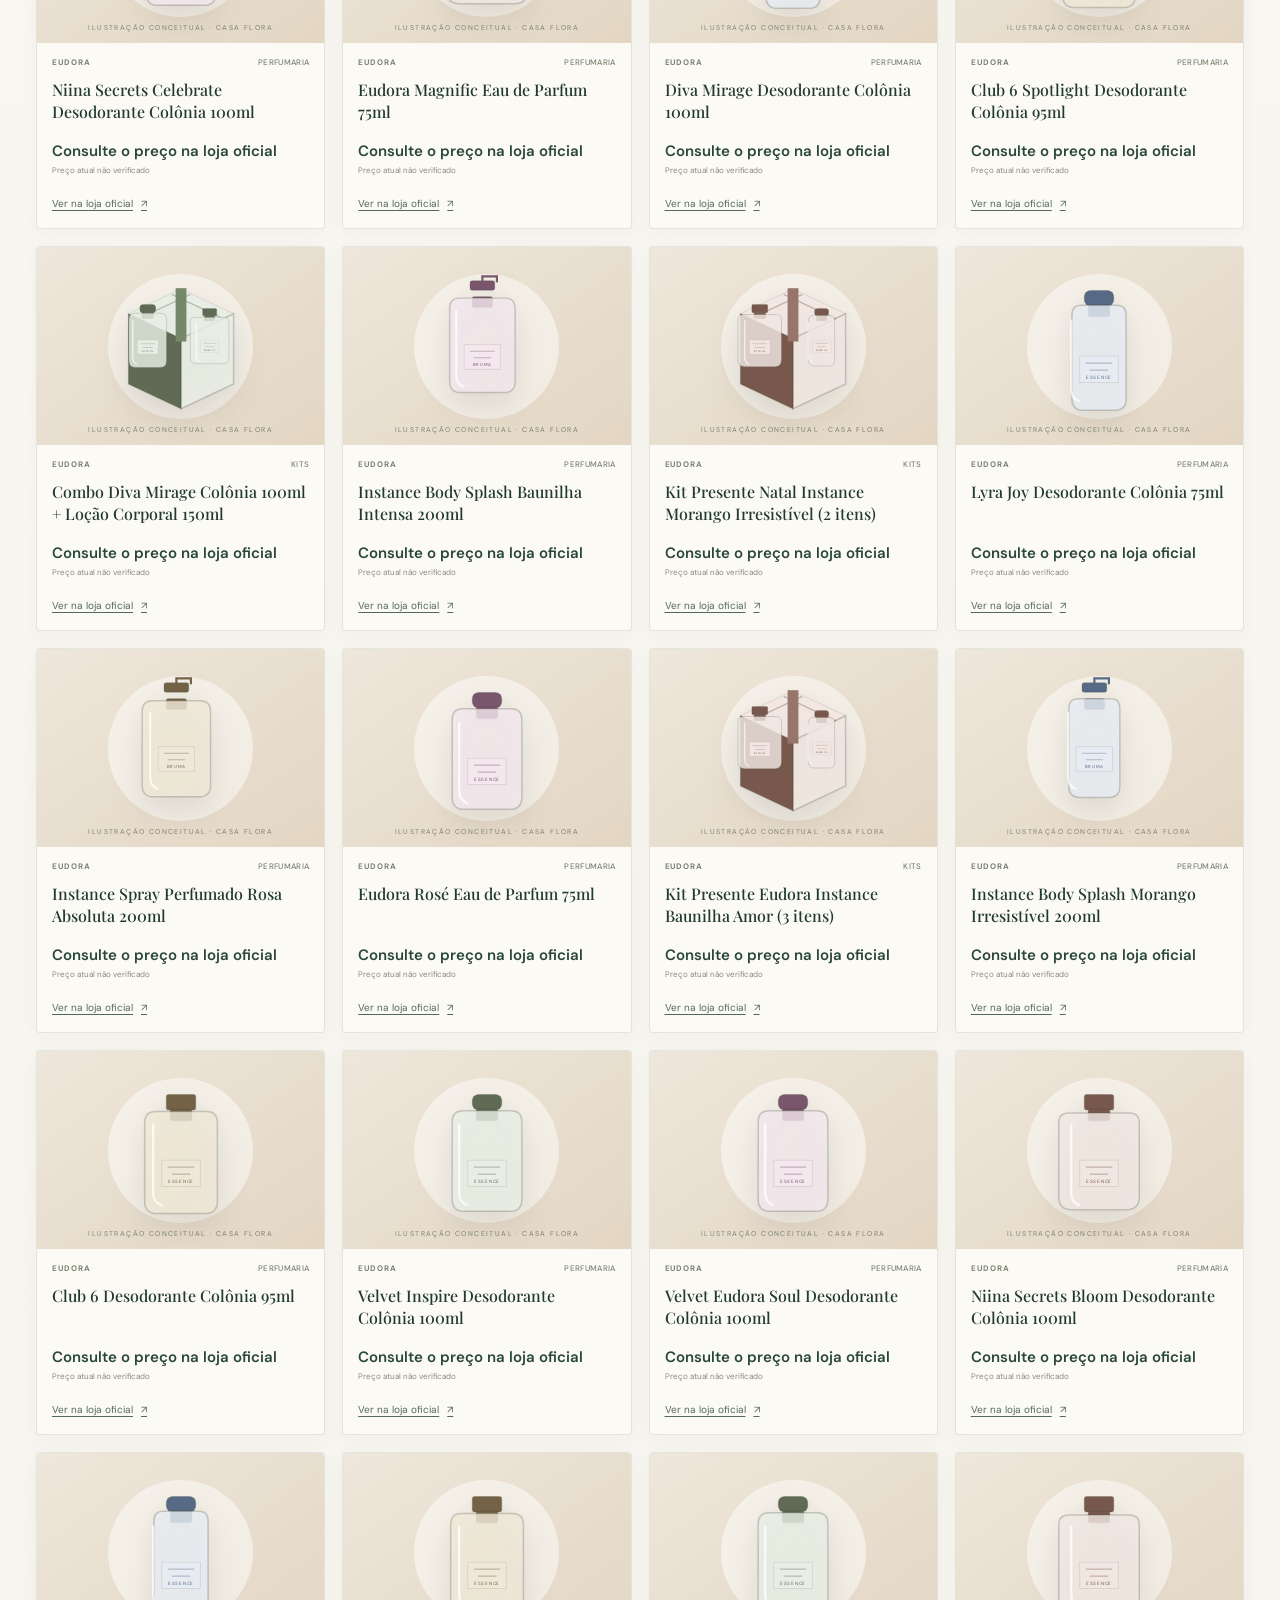
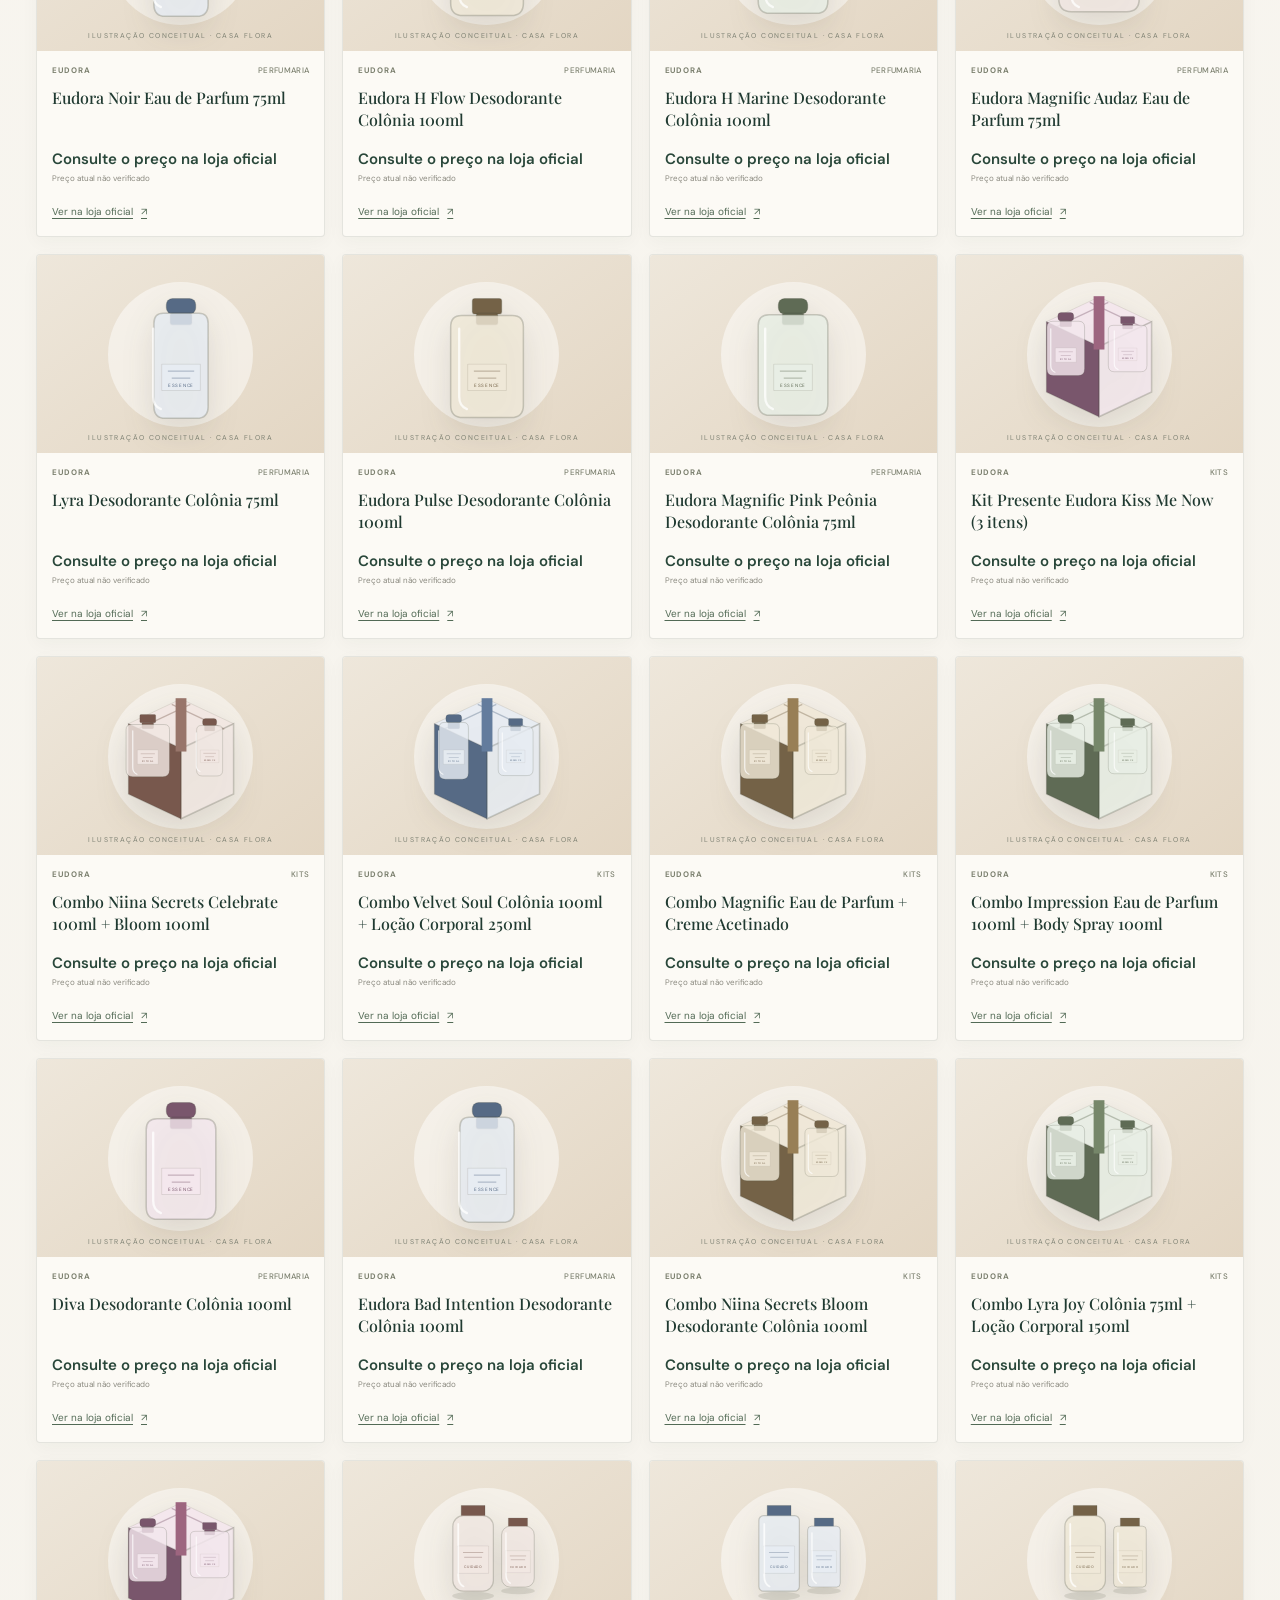
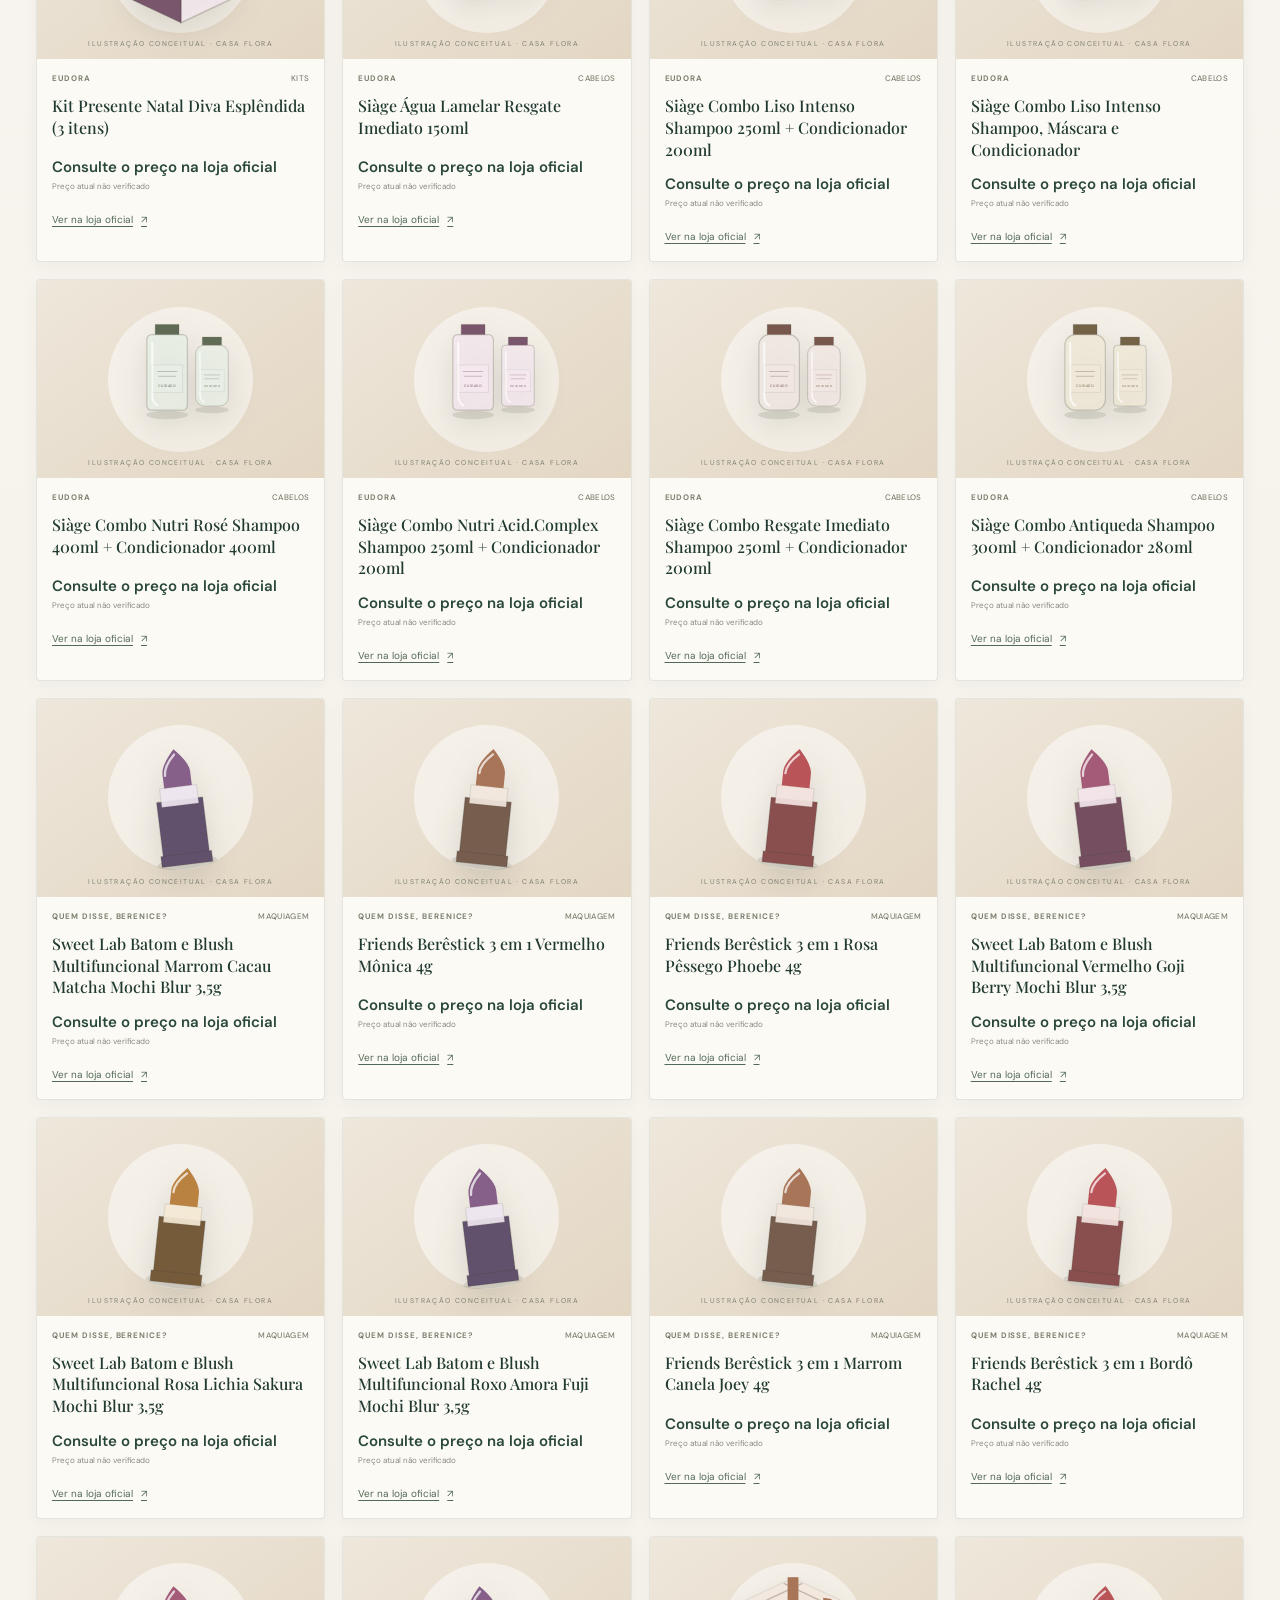
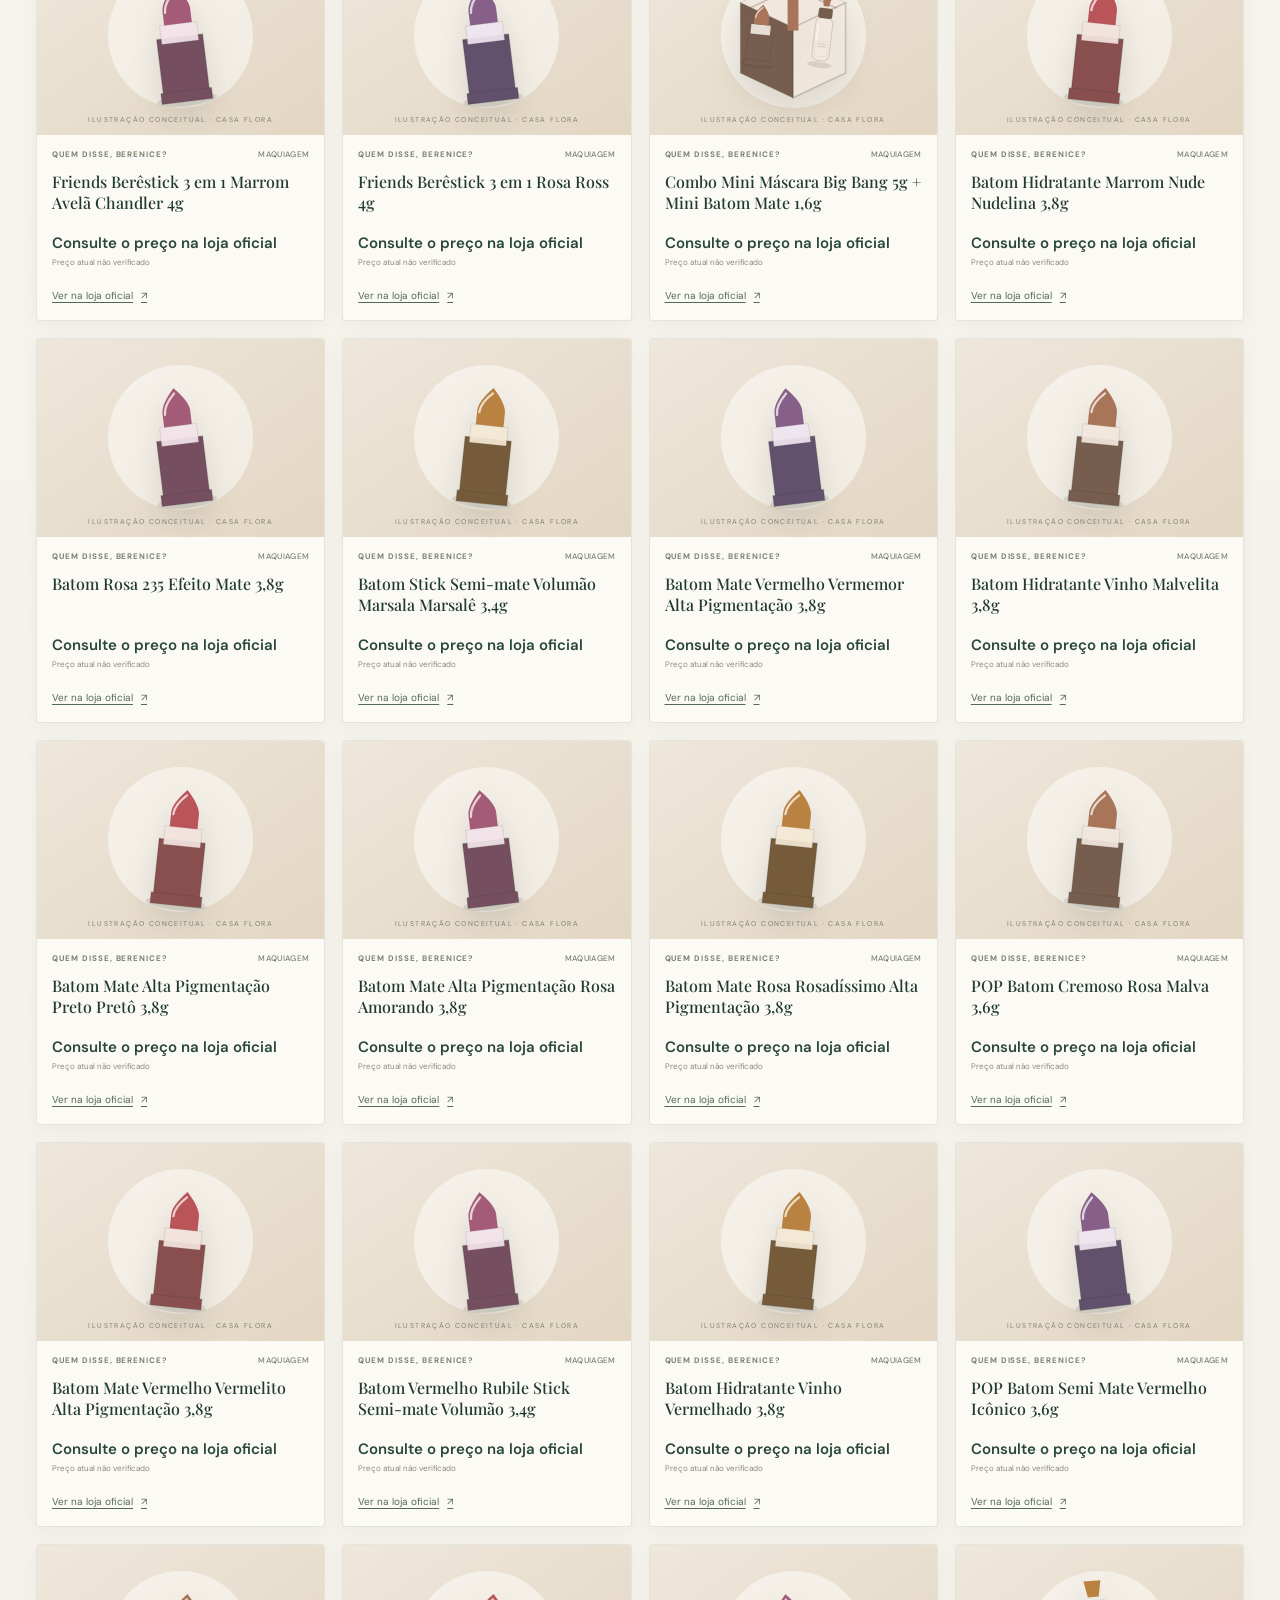
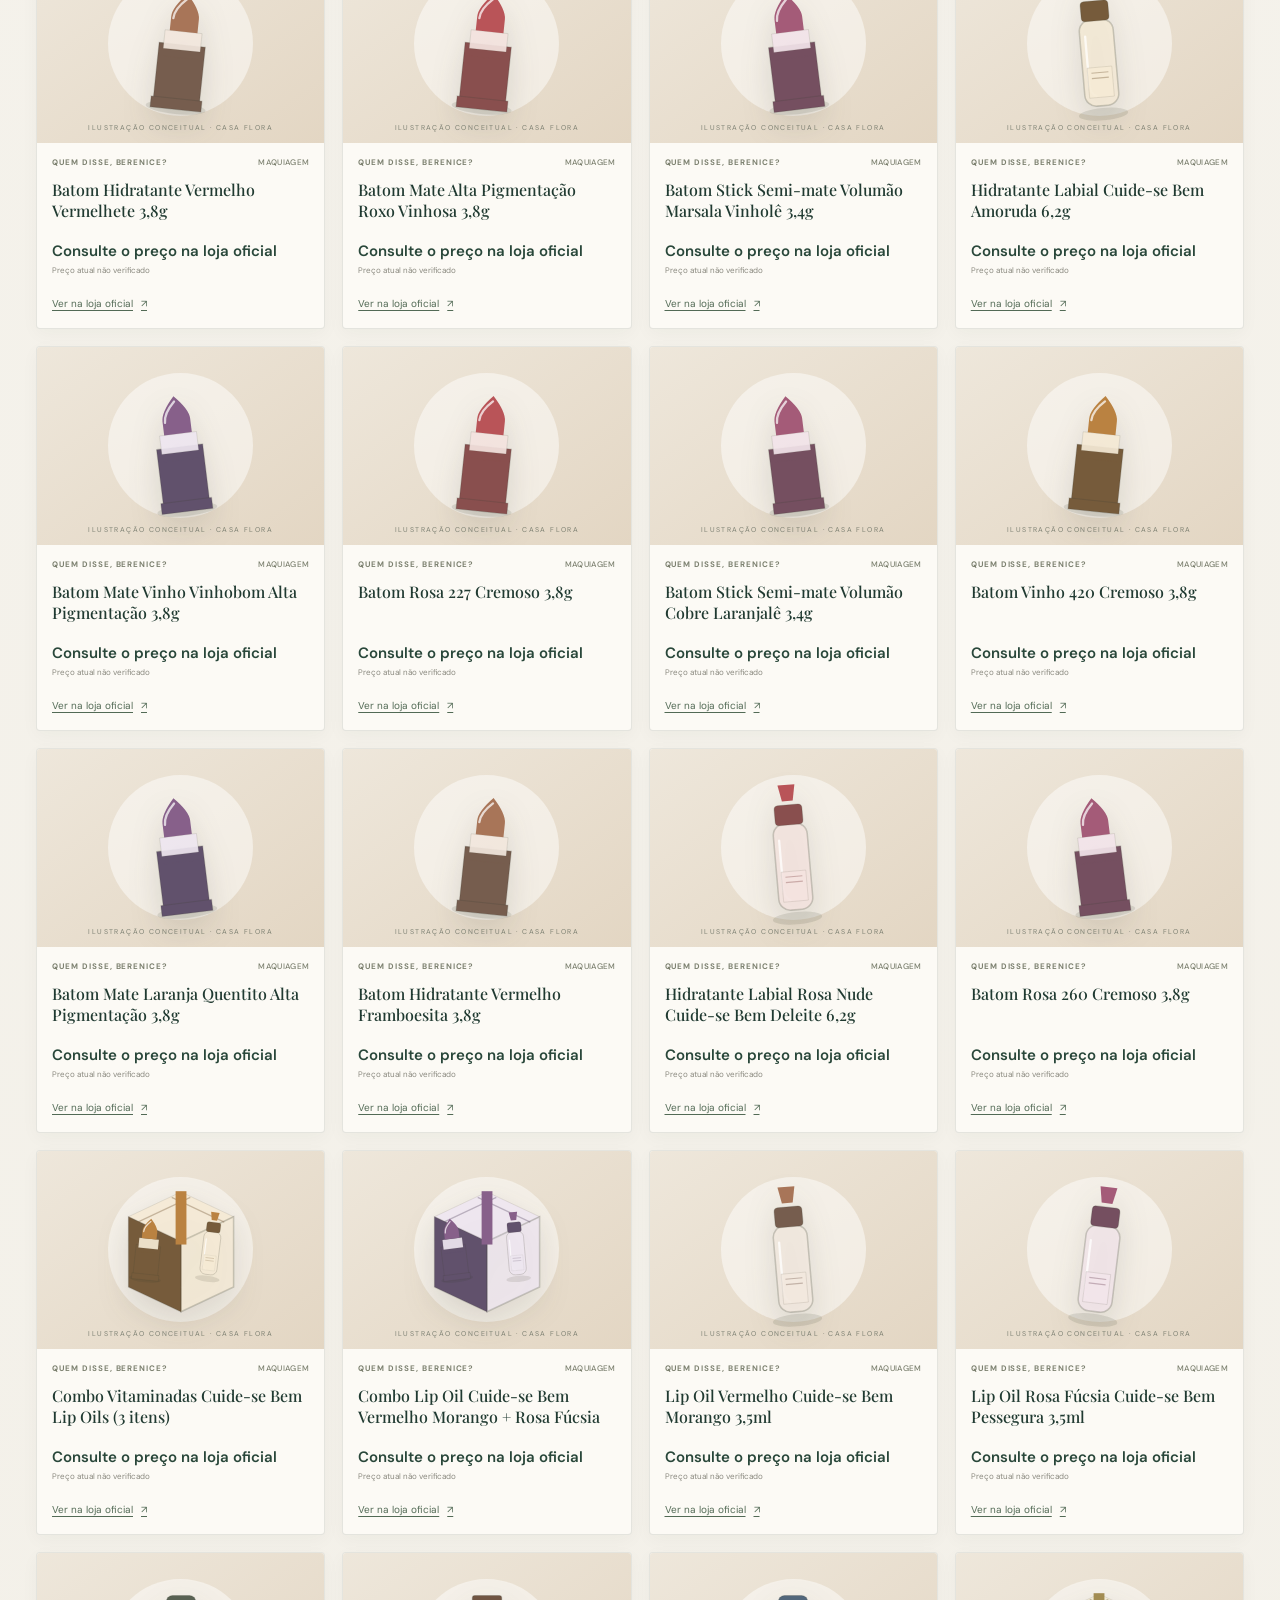
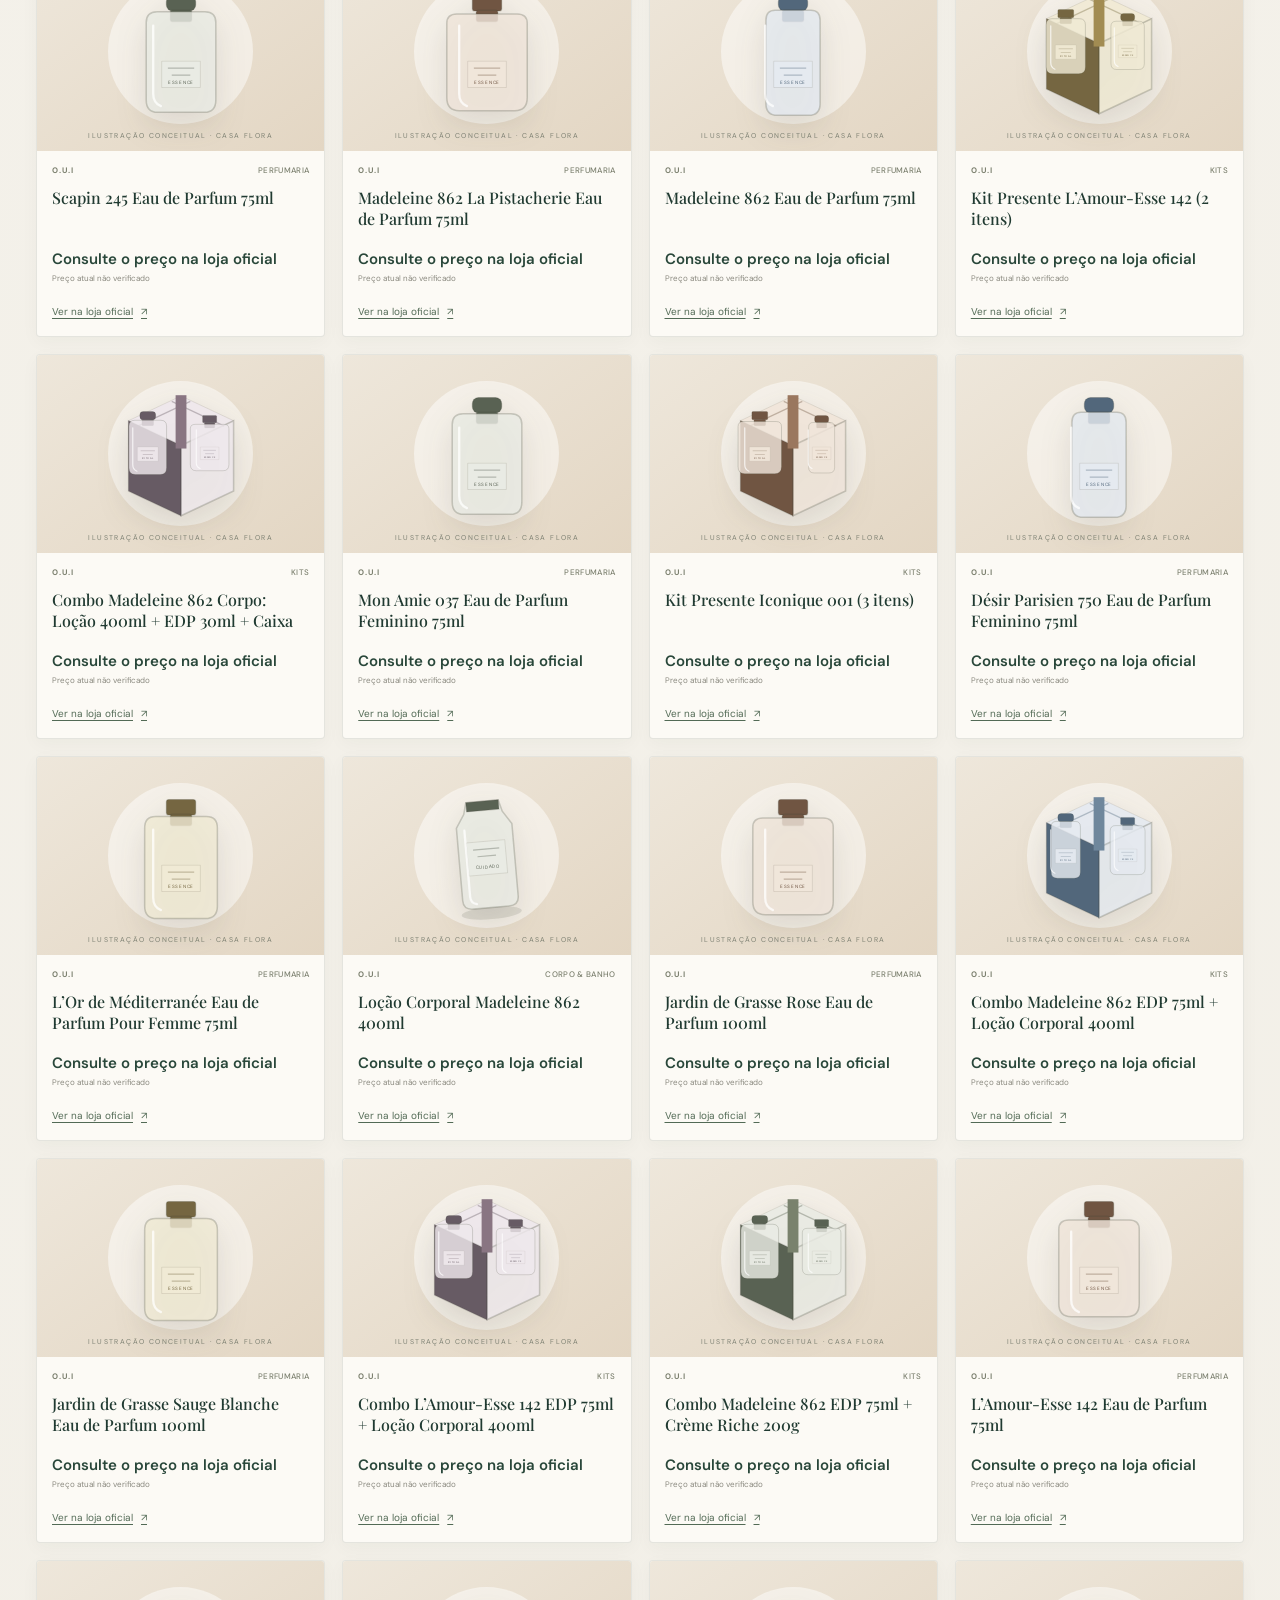
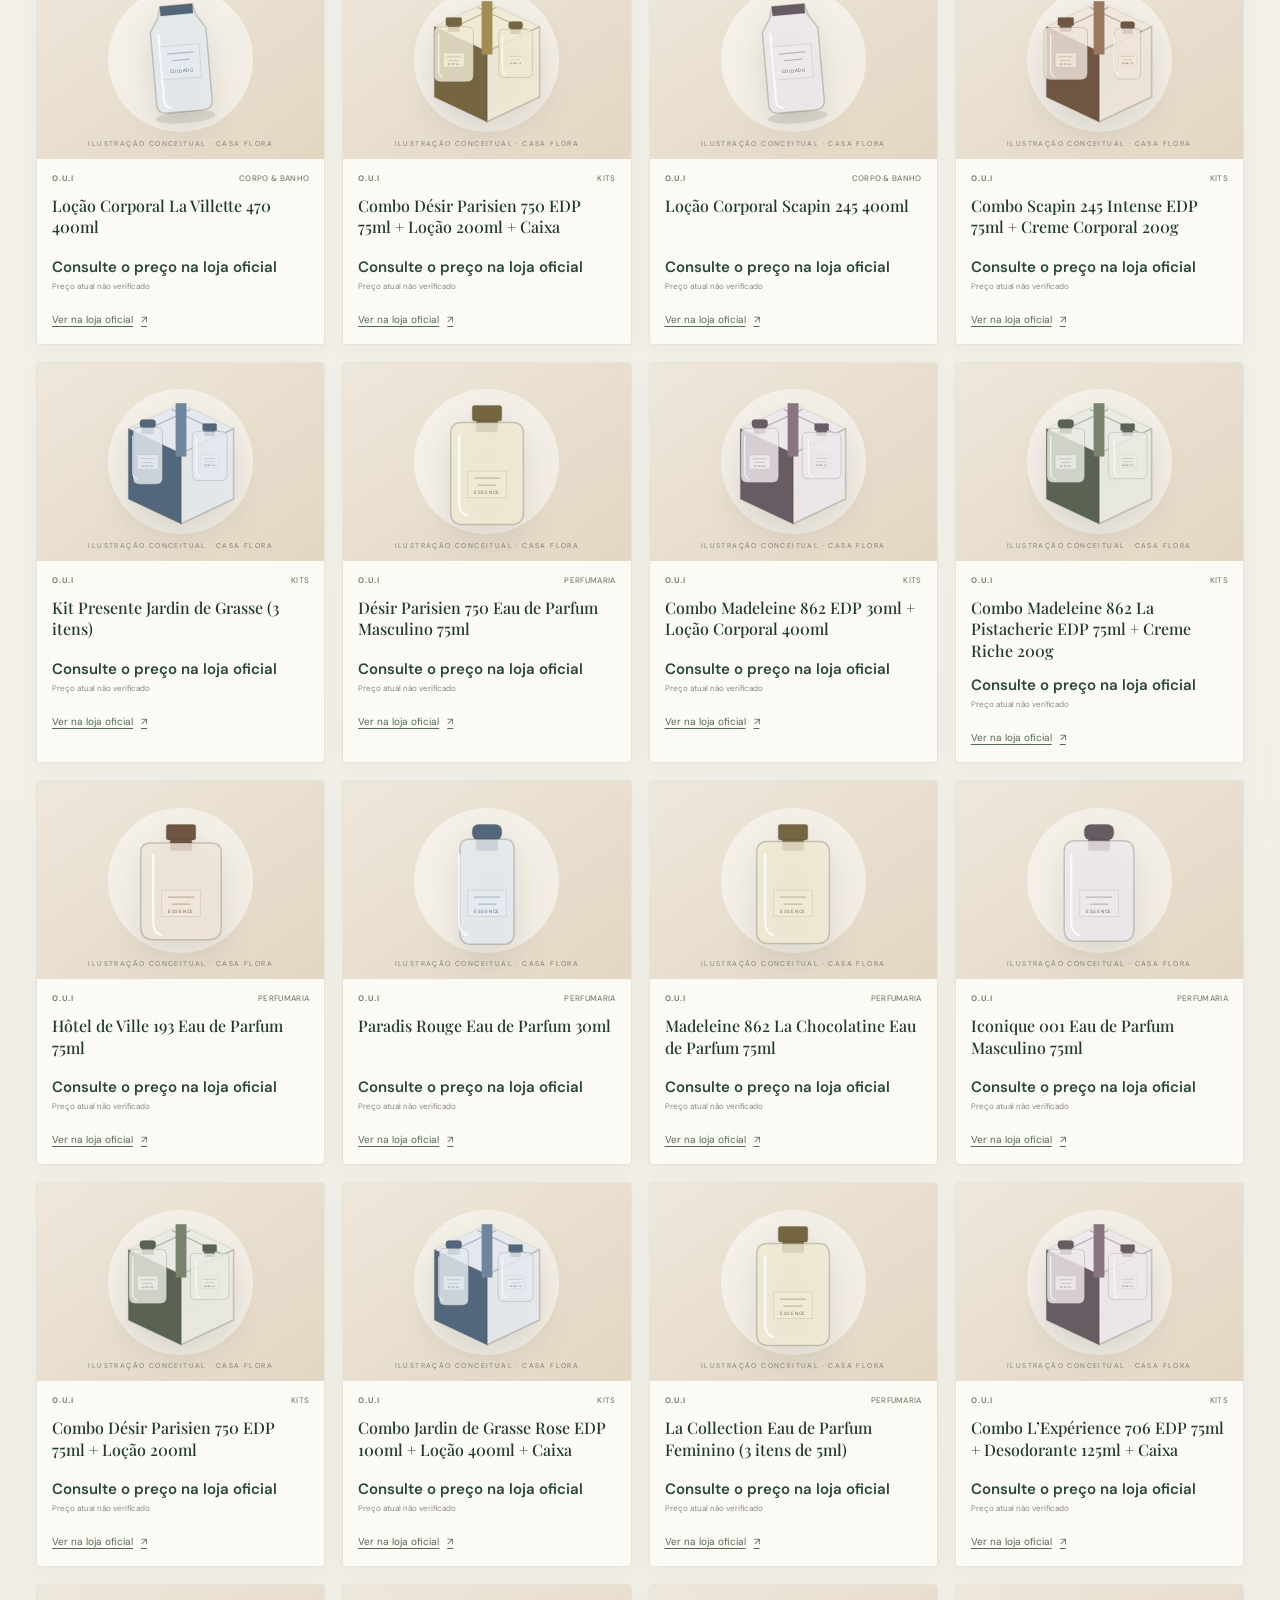
<file: catalogo.html>
<!doctype html>
<html lang="pt-BR">
  <head>
    <meta charset="utf-8">
    <meta name="viewport" content="width=device-width, initial-scale=1">
    <meta name="theme-color" content="#f7f4ed">
    <meta name="description" content="Veja o catálogo multimarcas Casa Flora e consulte os produtos nas lojas oficiais.">
    <title>Catálogo Casa Flora — beleza para descobrir</title>
    <link rel="preconnect" href="https://fonts.googleapis.com">
    <link rel="preconnect" href="https://fonts.gstatic.com" crossorigin>
    <link href="https://fonts.googleapis.com/css2?family=DM+Sans:wght@400;500;600;700&family=Playfair+Display:wght@500;600;700&display=swap" rel="stylesheet">
    <link rel="stylesheet" href="catalogo.css">
  </head>
  <body>
    <header class="catalog-header">
      <a class="wordmark" href="index.html" aria-label="Casa Flora — voltar à loja">casa<span>flora</span><i>✳</i></a>
      <div class="catalog-actions">
        <a class="back-to-store" href="index.html">Voltar à loja <span aria-hidden="true">↗</span></a>
        <button class="print-button" id="print-catalog" type="button">Imprimir / salvar PDF</button>
      </div>
    </header>

    <main class="catalog-main">
      <section class="catalog-intro">
        <p class="eyebrow">CASA FLORA · CATÁLOGO MULTIMARCAS</p>
        <h1>Um mundo de beleza<br><em>para descobrir.</em></h1>
        <p>Encontre seu próximo favorito entre fragrâncias, maquiagem e cuidados. Consulte os detalhes e finalize diretamente na loja oficial de cada marca.</p>
      </section>

      <div class="catalog-notice" id="client-catalog-notice" role="status" aria-live="polite">
        Carregando a seleção de produtos...
      </div>

      <section aria-label="Produtos da seleção">
        <div class="client-toolbar">
          <label class="client-search"><span aria-hidden="true">⌕</span><input id="client-search" type="search" placeholder="Buscar produto ou marca" aria-label="Buscar produto ou marca"></label>
          <label>Marca
            <select id="client-brand"><option value="">Todas</option><option value="boticario">O Boticário</option><option value="eudora">Eudora</option><option value="qdb">quem disse, berenice?</option><option value="oui">O.U.i</option></select>
          </label>
          <label>Categoria
            <select id="client-category"><option value="">Todas</option></select>
          </label>
          <label>Ordenar
            <select id="client-sort">
              <option value="featured">Em destaque</option>
              <option value="price-asc">Menor preço</option>
              <option value="price-desc">Maior preço</option>
              <option value="name">Nome A–Z</option>
            </select>
          </label>
        </div>
        <p class="client-count" id="client-count" role="status" aria-live="polite"></p>
        <div class="client-grid" id="client-grid"></div>
      </section>

      <p class="catalog-disclaimer">Seleção parcial, não catálogo completo. Preços e disponibilidade podem mudar; confirme as condições na página oficial antes de comprar.</p>
    </main>

    <footer class="catalog-footer">
      <a class="wordmark" href="index.html">casa<span>flora</span><i>✳</i></a>
      <p>Vitrine independente. Marcas pertencem aos respectivos titulares.</p>
    </footer>

    <a class="vip-support" data-vip-support href="https://wa.me/5519993787673" target="_blank" rel="noopener noreferrer" aria-label="Falar com o atendimento VIP pelo WhatsApp">
      <span class="vip-bubble" aria-hidden="true">WA</span>
      <span><strong>Atendimento VIP</strong><small>Fale com a Casa Flora</small></span>
    </a>

    <script src="store-config.js"></script>
    <script src="catalog.js"></script>
    <script src="product-art.js"></script>
    <script src="whatsapp.js"></script>
    <script src="catalogo.js"></script>
  </body>
</html>
</file>
<file: styles.css>
:root {
  color-scheme: light;
  --paper: #f8f5ee;
  --ink: #263c32;
  --muted: #767b70;
  --green: #355747;
  --line: #deddd3;
  --serif: "Playfair Display", Georgia, serif;
  --sans: "DM Sans", Arial, sans-serif;
}

* { box-sizing: border-box; }
html { scroll-behavior: smooth; }
body { margin: 0; background: var(--paper); color: var(--ink); font-family: var(--sans); }
button, input, select { font: inherit; }
a { color: inherit; text-decoration: none; }
.site-header { height: 82px; padding: 0 7.2%; display: flex; align-items: center; justify-content: space-between; border-bottom: 1px solid rgba(38,60,50,.1); background: var(--paper); }
.wordmark { font-family: var(--serif); font-size: 25px; letter-spacing: -.08em; font-weight: 600; }
.wordmark span { font-style: italic; font-weight: 500; }
.wordmark i { margin-left: 4px; color: #b07a57; font: normal 14px var(--sans); vertical-align: top; }
.main-nav { display: flex; gap: 42px; margin-left: 12%; font-size: 12px; color: #59645b; }
.main-nav a:hover, .text-link:hover { color: #ad6747; }
.bag-button { display: flex; align-items: center; gap: 10px; padding: 9px 0 9px 12px; border: 0; background: none; color: var(--ink); cursor: pointer; font-size: 12px; }
.bag-count { display: grid; width: 23px; height: 23px; place-items: center; border-radius: 50%; background: #e8e8d9; font-size: 10px; }
.hero { position: relative; min-height: 625px; padding: 90px 12% 72px; display: grid; grid-template-columns: 1fr 1fr; align-items: center; overflow: hidden; background: #eff0e5; }
.hero-copy { position: relative; z-index: 1; padding-bottom: 28px; }
.eyebrow { margin: 0 0 20px; color: #778073; font-size: 9px; font-weight: 700; letter-spacing: .19em; }
.hero .eyebrow span { display: inline-block; width: 22px; height: 1px; margin: 0 9px 3px 0; background: #ad7758; }
h1, h2 { margin: 0; font-family: var(--serif); font-weight: 500; letter-spacing: -.045em; }
h1 { font-size: clamp(48px, 5vw, 71px); line-height: 1.08; }
h1 em, h2 em { color: #9c684c; font-weight: 500; }
.hero-description { max-width: 360px; margin: 22px 0 27px; color: #687067; font-size: 13px; line-height: 1.9; }
.button { display: inline-flex; min-height: 47px; align-items: center; justify-content: center; gap: 24px; padding: 0 21px; font-size: 11px; }
.button-dark { background: var(--green); color: white; transition: background .2s, transform .2s; }
.button-dark:hover { background: #263f34; transform: translateY(-2px); }
.hero-note { display: flex; align-items: center; gap: 12px; margin-top: 40px; color: #767c71; font-size: 9px; line-height: 1.6; letter-spacing: .03em; }
.note-icon { color: #aa7554; font-size: 24px; }
.hero-art { position: relative; height: 420px; max-width: 460px; justify-self: center; width: 100%; }
.sun-disc { position: absolute; width: 333px; height: 333px; left: 50%; top: 45px; transform: translateX(-50%); border-radius: 50%; background: #e2d9c8; }
.bottle { position: absolute; z-index: 2; bottom: 34px; display: flex; align-items: center; justify-content: center; width: 106px; height: 180px; border: 1px solid rgba(58,70,53,.28); border-radius: 33px 33px 20px 20px; background: linear-gradient(110deg, rgba(255,255,255,.55), rgba(212,184,147,.7)); box-shadow: 14px 20px 30px rgba(67,63,46,.13); }
.bottle:before { content: ""; position: absolute; top: -34px; width: 33px; height: 35px; border-radius: 5px 5px 1px 1px; background: #61715d; }
.bottle:after { content: ""; position: absolute; top: -41px; width: 43px; height: 9px; border-radius: 4px; background: #596850; }
.bottle span { padding: 8px; border-top: 1px solid rgba(60,70,54,.4); border-bottom: 1px solid rgba(60,70,54,.4); color: #59664f; font: 9px var(--serif); letter-spacing: .14em; }
.bottle-one { left: 29%; transform: rotate(-7deg); }
.bottle-two { right: 22%; bottom: 25px; width: 92px; height: 145px; transform: rotate(7deg); background: linear-gradient(110deg, rgba(255,255,255,.45), rgba(193,136,99,.63)); }
.bottle-two:before, .bottle-two:after { background: #9c7658; }
.flower { position: absolute; z-index: 3; color: #9b7955; text-shadow: 0 6px 12px rgba(65,49,32,.12); }
.flower-one { top: 15px; right: 15%; font-size: 90px; transform: rotate(-16deg); }
.flower-two { top: 140px; left: 10%; color: #7d8c6b; font-size: 55px; transform: rotate(20deg); }
.flower-three { bottom: 48px; right: 7%; color: #b17c6c; font-size: 58px; transform: rotate(15deg); }
.art-stem { position: absolute; z-index: 1; top: 134px; right: 19%; height: 218px; border-left: 2px solid #7d8c6b; transform: rotate(29deg); }
.art-caption { position: absolute; z-index: 3; top: 57px; left: 8%; color: #7b725e; font-size: 8px; line-height: 1.6; letter-spacing: .16em; }
.hero-bottom { position: absolute; right: 7.2%; bottom: 23px; left: 7.2%; display: flex; justify-content: space-between; color: #8d9184; font-size: 8px; letter-spacing: .16em; }
.section-wrap { max-width: 1120px; margin: auto; padding: 105px 32px; }
.section-heading, .collection-heading { display: flex; align-items: end; justify-content: space-between; gap: 30px; }
h2 { font-size: clamp(36px, 4vw, 49px); line-height: 1.15; }
.section-heading > p, .collection-intro { max-width: 255px; margin: 0 0 5px; color: var(--muted); font-size: 12px; line-height: 1.8; }
.brand-grid { display: grid; grid-template-columns: repeat(4, 1fr); gap: 14px; margin-top: 46px; }
.brand-card { min-height: 160px; position: relative; display: flex; flex-direction: column; justify-content: space-between; padding: 16px 20px; overflow: hidden; border: 1px solid #e6e2d7; text-align: left; transition: transform .2s, border-color .2s; }
.brand-card:hover { transform: translateY(-4px); border-color: #9aab8f; }
.brand-card:after { content: "✳"; position: absolute; right: 8px; bottom: -34px; color: rgba(57,78,61,.12); font-size: 116px; }
.brand-filter-button { position: relative; z-index: 1; display: block; width: 100%; min-height: 102px; padding: 7px 0 0; border: 0; background: transparent; color: inherit; text-align: left; cursor: pointer; }
.brand-store-link { position: relative; z-index: 2; align-self: flex-start; color: #536750; font-size: 9px; text-decoration: underline; text-underline-offset: 3px; }
.brand-card:nth-child(1) { background: #f0e9dd; }
.brand-card:nth-child(2) { background: #eee8e2; }
.brand-card:nth-child(3) { background: #e9eee5; }
.brand-card:nth-child(4) { background: #e9e9e0; }
.brand-name { display: block; position: relative; z-index: 1; max-width: 165px; font-family: var(--serif); font-size: 22px; line-height: 1.14; }
.brand-name.brand-qdb { font-family: var(--sans); font-size: 18px; font-weight: 700; letter-spacing: -.06em; }
.brand-tagline { display: block; position: relative; z-index: 1; margin-top: 10px; color: #777a6e; font-size: 9px; line-height: 1.5; }
.brand-arrow { position: absolute; z-index: 1; right: 17px; top: 17px; color: #79816f; font-size: 15px; }
.collection-section { background: #f1eee6; }
.collection-heading { align-items: end; }
.catalog-notice { display: flex; align-items: flex-start; gap: 12px; margin: 32px 0 20px; padding: 14px 17px; border: 1px solid #e0d6c5; background: #f8f5ee; color: #6f6b5d; font-size: 11px; line-height: 1.6; }
.catalog-notice:before { content: "i"; display: grid; flex: 0 0 18px; height: 18px; place-items: center; border-radius: 50%; background: #e8e3d6; color: #755e48; font: 11px var(--serif); }
.catalog-toolbar { display: flex; gap: 10px; margin: 25px 0 28px; }
.catalog-results { margin: -14px 0 14px; color: #777a70; font-size: 10px; }
.search-box, .filter-label { display: flex; min-height: 43px; align-items: center; border: 1px solid #dcd9cf; background: #faf8f3; color: #74776d; font-size: 10px; }
.search-box { flex: 1; gap: 9px; padding: 0 13px; }
.search-box > span { font-size: 22px; }
.search-box input { width: 100%; border: 0; outline: 0; background: transparent; color: var(--ink); font-size: 11px; }
.filter-label { gap: 8px; padding: 0 10px; }
.filter-label select { max-width: 142px; border: 0; outline: 0; background: transparent; color: var(--ink); font-size: 10px; }
.product-grid { display: grid; grid-template-columns: repeat(4, 1fr); gap: 16px; }
.empty-state { grid-column: 1 / -1; padding: 45px 20px; border: 1px dashed #d1cdbf; text-align: center; }
.empty-state .empty-flower { color: #aa7957; font-size: 25px; }
.empty-state h3 { margin: 9px 0 7px; font: 23px var(--serif); font-weight: 500; }
.empty-state p { max-width: 490px; margin: auto; color: #777a70; font-size: 11px; line-height: 1.8; }
.product-card { overflow: hidden; border: 1px solid #e0ddd4; background: #fbf9f4; }
.product-visual { position: relative; display: grid; height: 225px; place-items: center; overflow: hidden; background: #ecebe0; }
.product-visual:before { content: ""; position: absolute; width: 145px; height: 145px; border-radius: 50%; background: rgba(255,255,255,.5); }
.product-visual img { position: relative; z-index: 1; width: 100%; height: 100%; object-fit: cover; }
.product-visual-placeholder { position: relative; z-index: 1; display: grid; width: 72px; height: 123px; place-items: center; border: 1px solid rgba(56,76,58,.28); border-radius: 19px 19px 13px 13px; background: linear-gradient(115deg, rgba(255,255,255,.8), rgba(182,164,132,.65)); box-shadow: 10px 12px 20px rgba(55,56,40,.12); color: #65715c; font: 8px var(--serif); letter-spacing: .1em; }
.product-visual-placeholder:before { content: ""; position: absolute; top: -17px; width: 23px; height: 18px; border-radius: 3px 3px 0 0; background: #69775f; }
.product-info { padding: 14px; }
.product-brand { color: #888879; font-size: 8px; font-weight: 700; letter-spacing: .15em; text-transform: uppercase; }
.product-name { min-height: 40px; margin: 7px 0; font: 16px/1.3 var(--serif); }
.product-meta { display: flex; justify-content: space-between; gap: 8px; color: #77796f; font-size: 9px; }
.product-price { margin: 14px 0; color: #344c3e; font-size: 15px; font-weight: 600; }
.product-price small { display: block; margin-top: 4px; color: #89887e; font-size: 8px; font-weight: 400; }
.add-button { width: 100%; min-height: 37px; border: 1px solid #476250; background: transparent; color: #365341; cursor: pointer; font-size: 10px; transition: background .2s, color .2s; }
.add-button:hover { background: #365341; color: white; }
.add-link { display: grid; place-items: center; padding: 7px 10px; text-align: center; }
.product-store-link { display: block; margin: -4px 0 10px; color: #596e59; font-size: 9px; text-decoration: underline; text-underline-offset: 3px; }
.catalog-footnote { margin: 18px 0 0; color: #88877e; font-size: 9px; line-height: 1.7; }
.manifesto { padding: 87px 24px 92px; background: #e8ebdf; text-align: center; }
.manifesto-mark { margin-bottom: 18px; color: #a47755; font-size: 28px; }
.manifesto .eyebrow { margin-bottom: 14px; }
.manifesto h2 { font-size: clamp(35px, 4vw, 46px); }
.manifesto > p:not(.eyebrow) { max-width: 420px; margin: 17px auto 19px; color: #6d766b; font-size: 11px; line-height: 1.8; }
.text-link { display: inline-flex; gap: 10px; padding-bottom: 5px; border-bottom: 1px solid #9a927f; font-size: 10px; }
.site-footer { min-height: 92px; padding: 20px 7.2%; display: flex; align-items: center; justify-content: space-between; color: #767a70; }
.wordmark-footer { color: var(--ink); font-size: 20px; }
.site-footer p, .site-footer > span { font-size: 9px; }
.cart-backdrop { position: fixed; z-index: 8; inset: 0; background: rgba(23,32,26,.36); }
.cart-backdrop[hidden] { display: none; }
.cart-drawer { position: fixed; z-index: 9; top: 0; right: 0; display: flex; width: min(420px, 100%); height: 100dvh; flex-direction: column; padding: 29px; transform: translateX(100%); transition: transform .25s ease; background: var(--paper); box-shadow: -10px 0 35px rgba(29,38,29,.12); }
.cart-drawer.is-open { transform: translateX(0); }
.cart-head { display: flex; align-items: flex-start; justify-content: space-between; padding-bottom: 20px; border-bottom: 1px solid var(--line); }
.cart-head .eyebrow { margin-bottom: 7px; }
.cart-head h2 { font-size: 30px; }
.icon-button { border: 0; background: transparent; color: var(--ink); cursor: pointer; font-size: 28px; line-height: 1; }
.cart-items { flex: 1; overflow: auto; }
.cart-empty { padding: 45px 8px; color: #777a70; font-size: 12px; line-height: 1.7; text-align: center; }
.cart-row { display: grid; grid-template-columns: 1fr auto; gap: 5px 10px; padding: 17px 0; border-bottom: 1px solid var(--line); }
.cart-row strong { font: 16px var(--serif); }
.cart-row small { color: #818176; font-size: 9px; }
.quantity-control { grid-column: 1; display: flex; align-items: center; gap: 11px; margin-top: 5px; }
.quantity-control button { width: 24px; height: 24px; border: 1px solid var(--line); background: none; cursor: pointer; }
.cart-row .row-price { grid-column: 2; grid-row: 1 / 3; align-self: center; font-size: 12px; }
.cart-summary { padding-top: 17px; border-top: 1px solid var(--line); }
.cart-total { display: flex; justify-content: space-between; font-size: 12px; font-weight: 600; }
.cart-disclaimer { margin: 13px 0; color: #7d7a70; font-size: 9px; line-height: 1.6; }
.review-button { width: 100%; min-height: 45px; border: 0; background: var(--green); color: white; cursor: pointer; font-size: 11px; }
.review-button:disabled { background: #b6b9ad; cursor: not-allowed; }
.toast { position: fixed; z-index: 12; right: 20px; bottom: 20px; max-width: 330px; padding: 14px 18px; transform: translateY(20px); opacity: 0; background: var(--ink); color: white; font-size: 11px; line-height: 1.5; pointer-events: none; transition: .2s; }
.toast.is-visible { transform: translateY(0); opacity: 1; }
body.cart-open { overflow: hidden; }

@media (max-width: 820px) {
  .site-header { height: 70px; padding: 0 5%; }
  .main-nav { gap: 20px; margin-left: 0; }
  .hero { min-height: 580px; padding: 75px 7% 66px; grid-template-columns: 1fr 1fr; }
  .hero-art { transform: scale(.85); transform-origin: center; }
  .section-wrap { padding: 78px 6%; }
  .brand-grid, .product-grid { grid-template-columns: repeat(2, 1fr); }
  .catalog-toolbar { flex-wrap: wrap; }
  .search-box { flex-basis: 100%; }
  .filter-label { flex: 1; justify-content: space-between; }
}
@media (max-width: 560px) {
  .site-header { height: 64px; }
  .wordmark { font-size: 22px; }
  .main-nav { display: none; }
  .hero { min-height: 740px; padding: 64px 8% 50px; grid-template-columns: 1fr; }
  .hero-copy { padding: 0; }
  h1 { font-size: 53px; }
  .hero-description { max-width: 310px; }
  .hero-note { margin-top: 25px; }
  .hero-art { width: min(100%, 370px); height: 335px; margin-top: 8px; transform: scale(.82); transform-origin: top center; }
  .sun-disc { width: 280px; height: 280px; top: 26px; }
  .hero-bottom { right: 8%; left: 8%; font-size: 7px; }
  .hero-bottom span:nth-child(2) { max-width: 165px; text-align: center; }
  .section-wrap { padding: 65px 7%; }
  .section-heading, .collection-heading { align-items: flex-start; flex-direction: column; gap: 16px; }
  h2 { font-size: 39px; }
  .brand-grid { gap: 9px; margin-top: 30px; }
  .brand-card { min-height: 145px; padding: 13px; }
  .brand-filter-button { min-height: 96px; }
  .brand-name { font-size: 18px; }
  .brand-name.brand-qdb { font-size: 15px; }
  .brand-tagline { font-size: 8px; }
  .collection-intro { max-width: 310px; }
  .catalog-toolbar { gap: 8px; }
  .filter-label { min-width: calc(50% - 5px); font-size: 9px; }
  .filter-label select { max-width: 115px; font-size: 9px; }
  .product-grid { gap: 9px; }
  .product-visual { height: 170px; }
  .product-info { padding: 11px; }
  .product-name { font-size: 14px; }
  .manifesto { padding: 70px 7%; }
  .site-footer { gap: 10px; padding: 20px 6%; }
  .site-footer p { max-width: 100px; text-align: center; }
}

:root {
  --paper: #f7f4ed;
  --ink: #203a31;
  --muted: #72786f;
  --green: #29473a;
  --line: #ded8cb;
  --serif: "Playfair Display", Georgia, serif;
  --sans: "DM Sans", Arial, sans-serif;
}

html { scroll-padding-top: 92px; }
body { background: linear-gradient(180deg, #fbf9f4 0%, var(--paper) 42%, #f2eee5 100%); }
.site-header {
  position: sticky;
  z-index: 20;
  top: 0;
  height: 76px;
  border-bottom-color: rgba(32, 58, 49, .12);
  background: rgba(250, 248, 242, .91);
  backdrop-filter: blur(16px);
  box-shadow: 0 8px 26px rgba(34, 43, 35, .035);
}
.wordmark { font-size: 27px; }
.main-nav { gap: 38px; font-size: 11px; letter-spacing: .04em; }
.main-nav a { transition: color .2s ease; }
.hero {
  min-height: 660px;
  background:
    radial-gradient(ellipse at 79% 26%, rgba(255,255,255,.55), transparent 34%),
    linear-gradient(115deg, #eef0e6 0%, #f1eee5 50%, #eadfd1 100%);
}
.hero-copy { max-width: 540px; }
.hero .eyebrow { color: #647568; }
h1 { font-size: clamp(54px, 5.3vw, 78px); }
.hero-description { max-width: 390px; font-size: 14px; }
.button-dark { border-radius: 2px; box-shadow: 0 9px 22px rgba(35, 57, 45, .16); }
.hero-art { filter: drop-shadow(0 18px 24px rgba(57, 59, 43, .06)); }
.sun-disc { background: radial-gradient(circle at 34% 30%, #f1e8d8, #d9cdb9 78%); }
.section-wrap { max-width: 1240px; padding-top: 112px; padding-bottom: 112px; }
.section-heading > p, .collection-intro { max-width: 300px; font-size: 13px; }
.brand-grid { gap: 16px; }
.brand-card {
  min-height: 198px;
  padding: 21px 22px;
  border-color: rgba(66, 75, 58, .12);
  border-radius: 6px;
  box-shadow: 0 6px 20px rgba(43, 48, 37, .025);
  transition: transform .28s ease, box-shadow .28s ease, border-color .28s ease;
}
.brand-card:hover { transform: translateY(-5px); border-color: #b6a98f; box-shadow: 0 14px 28px rgba(43, 48, 37, .08); }
.brand-card:nth-child(1) { background: linear-gradient(145deg, #f1e9dd, #eee8dc); }
.brand-card:nth-child(2) { background: linear-gradient(145deg, #efe8e7, #f2ece8); }
.brand-card:nth-child(3) { background: linear-gradient(145deg, #e8eee6, #edf0e9); }
.brand-card:nth-child(4) { background: linear-gradient(145deg, #e9e9e2, #f0eee7); }
.brand-filter-button { min-height: 126px; }
.brand-name { font-size: 24px; }
.brand-name.brand-qdb { font-size: 19px; }
.brand-tagline { margin-top: 12px; font-size: 10px; }
.brand-product-count {
  display: inline-flex;
  margin-top: 12px;
  padding: 5px 9px;
  border: 1px solid rgba(58, 75, 58, .16);
  border-radius: 20px;
  color: #526553;
  font-size: 9px;
  letter-spacing: .04em;
}
.brand-store-link { font-size: 10px; }
.collection-section {
  background:
    radial-gradient(ellipse at 5% 0%, rgba(255,255,255,.62), transparent 34%),
    #f0ede5;
}
.collection-heading { margin-bottom: 4px; }
.catalog-notice {
  margin: 35px 0 22px;
  padding: 16px 19px;
  border-color: #ddd2c0;
  border-radius: 4px;
  background: rgba(250, 248, 242, .8);
  box-shadow: 0 5px 15px rgba(55, 53, 42, .025);
}
.catalog-toolbar {
  position: sticky;
  z-index: 5;
  top: 76px;
  gap: 9px;
  margin: 24px 0 32px;
  padding: 10px;
  border: 1px solid rgba(68, 74, 59, .1);
  border-radius: 5px;
  background: rgba(248, 246, 239, .94);
  box-shadow: 0 8px 22px rgba(40, 43, 35, .055);
  backdrop-filter: blur(12px);
}
.search-box, .filter-label {
  min-height: 42px;
  border-color: #dedacf;
  border-radius: 3px;
  background: #fffdf8;
}
.search-box:focus-within, .filter-label:focus-within { border-color: #758b77; box-shadow: 0 0 0 3px rgba(90, 119, 92, .1); }
.catalog-results { margin: -16px 0 16px; font-size: 11px; letter-spacing: .02em; }
.product-grid { grid-template-columns: repeat(4, minmax(0, 1fr)); gap: 20px; }
.product-card {
  border: 1px solid rgba(62, 70, 56, .12);
  border-radius: 5px;
  background: #fcfaf5;
  box-shadow: 0 5px 18px rgba(36, 44, 35, .035);
  transition: transform .25s ease, box-shadow .25s ease, border-color .25s ease;
}
.product-card:hover {
  transform: translateY(-4px);
  border-color: rgba(81, 103, 79, .35);
  box-shadow: 0 15px 28px rgba(36, 44, 35, .095);
}
.product-visual {
  height: 248px;
  background: linear-gradient(145deg, #eee9dc, #e5e1d6);
}
.product-visual:before {
  width: 184px;
  height: 184px;
  background: rgba(255, 255, 255, .46);
  box-shadow: 0 0 48px rgba(255, 255, 255, .28);
}
.product-visual[data-art="true"]:after {
  position: absolute;
  z-index: 2;
  bottom: 13px;
  color: rgba(52, 66, 53, .58);
  content: "ILUSTRAÇÃO CONCEITUAL · CASA FLORA";
  font-size: 7px;
  letter-spacing: .2em;
}
.product-art {
  position: absolute;
  inset: 0;
  z-index: 1;
  display: grid;
  place-items: center;
  filter: drop-shadow(0 13px 15px rgba(55, 56, 40, .14));
}
.product-art svg { display: block; width: 78%; height: 82%; min-width: 0; min-height: 0; max-width: 100%; max-height: 100%; overflow: visible; }
.product-art .art-shadow { fill: rgba(55, 56, 40, .12); }
.product-art .art-glass { fill: var(--art-glass); fill-opacity: .82; stroke: rgba(74, 76, 62, .25); stroke-width: 2; }
.product-art .art-cap, .product-art .art-neck { fill: var(--art-cap); stroke: rgba(63, 67, 55, .22); stroke-width: 1.5; }
.product-art .art-color { fill: var(--art-color); }
.product-art .art-label { fill: var(--art-label); fill-opacity: .92; stroke: rgba(80, 77, 62, .16); stroke-width: 1; }
.product-art .art-label-line { fill: none; stroke: var(--art-ink); stroke-opacity: .38; stroke-width: 1.5; }
.product-art .art-label-text { fill: var(--art-ink); font: 6px var(--sans); letter-spacing: 1px; }
.product-art .art-highlight { fill: none; stroke: rgba(255,255,255,.72); stroke-width: 3; stroke-linecap: round; }
.product-art .art-line { stroke: var(--art-cap); stroke-width: 3; stroke-linecap: round; }
.product-visual[data-brand="boticario"] { background: linear-gradient(145deg, #eee7db, #e3d6c3); }
.product-visual[data-brand="eudora"] { background: linear-gradient(145deg, #eee6e9, #e5d7dc); }
.product-visual[data-brand="qdb"] { background: linear-gradient(145deg, #f3e5e0, #ead7d0); }
.product-visual[data-brand="oui"] { background: linear-gradient(145deg, #e7e8e2, #d9ddd5); }
.product-visual-placeholder {
  display: flex;
  width: 108px;
  height: 166px;
  flex-direction: column;
  align-items: center;
  justify-content: center;
  gap: 8px;
  border: 1px solid rgba(72, 81, 63, .28);
  border-radius: 25px 25px 19px 19px;
  background: linear-gradient(120deg, rgba(255,255,255,.87), rgba(191,176,146,.66));
  box-shadow: 12px 18px 27px rgba(55, 56, 40, .15), inset 0 0 0 7px rgba(255,255,255,.15);
  color: #45594a;
  font: normal 9px var(--serif);
  letter-spacing: .12em;
  text-align: center;
}
.product-visual-placeholder:before {
  top: -19px;
  width: 30px;
  height: 20px;
  border-radius: 5px 5px 1px 1px;
  background: #68755e;
}
.product-visual-placeholder strong { font: 600 9px var(--sans); letter-spacing: .12em; }
.product-visual-placeholder small { font-size: 7px; letter-spacing: .1em; text-transform: uppercase; }
.product-visual[data-brand="eudora"] .product-visual-placeholder {
  border-color: rgba(99, 65, 81, .25);
  background: linear-gradient(120deg, rgba(255,255,255,.9), rgba(196,157,174,.68));
  color: #674d59;
}
.product-visual[data-brand="eudora"] .product-visual-placeholder:before { background: #89717e; }
.product-visual[data-brand="qdb"] .product-visual-placeholder {
  width: 142px;
  height: 128px;
  border-radius: 24px;
  transform: rotate(-5deg);
  background: linear-gradient(145deg, rgba(255,255,255,.9), rgba(212,151,134,.7));
  color: #793f3b;
}
.product-visual[data-brand="qdb"] .product-visual-placeholder:before { display: none; }
.product-visual[data-brand="oui"] .product-visual-placeholder {
  width: 92px;
  height: 174px;
  border-radius: 17px 17px 23px 23px;
  background: linear-gradient(120deg, rgba(255,255,255,.88), rgba(151,161,146,.72));
  color: #3e5548;
}
.product-visual[data-brand="oui"] .product-visual-placeholder:before { background: #37463c; }
.product-info { padding: 16px; }
.product-brand { color: #7c806f; font-size: 9px; letter-spacing: .17em; }
.product-name { min-height: 54px; margin: 9px 0; font-size: 17px; line-height: 1.35; }
.product-meta { min-height: 13px; color: #7d7a70; font-size: 9px; letter-spacing: .04em; }
.product-price { margin: 16px 0 13px; color: #29473a; font-size: 17px; }
.product-price small { font-size: 8px; line-height: 1.5; }
.add-button { min-height: 40px; border-radius: 2px; font-size: 10px; letter-spacing: .04em; }
.product-store-link { font-size: 10px; }
.catalog-footnote { margin-top: 22px; font-size: 10px; }
.manifesto { background: linear-gradient(130deg, #e7ebe0, #e9e5d9); }
.manifesto-mark { font-size: 32px; }
.site-footer { border-top: 1px solid rgba(45, 59, 48, .1); background: #f7f4ed; }

@media (max-width: 1000px) {
  .section-wrap { padding-right: 5%; padding-left: 5%; }
  .brand-grid { grid-template-columns: repeat(2, minmax(0, 1fr)); }
  .product-grid { grid-template-columns: repeat(3, minmax(0, 1fr)); gap: 15px; }
}
@media (max-width: 820px) {
  .site-header { height: 70px; }
  .catalog-toolbar { top: 70px; }
  .product-grid { grid-template-columns: repeat(2, minmax(0, 1fr)); }
  .section-wrap { padding-top: 82px; padding-bottom: 82px; }
  .hero { min-height: 600px; }
}
@media (max-width: 560px) {
  html { scroll-padding-top: 70px; }
  .site-header { height: 64px; }
  .catalog-toolbar { top: 64px; padding: 7px; }
  .hero { min-height: 740px; }
  .hero-art { filter: none; }
  .brand-grid { grid-template-columns: repeat(2, minmax(0, 1fr)); }
  .brand-card { min-height: 171px; padding: 13px; }
  .brand-filter-button { min-height: 122px; }
  .brand-product-count { margin-top: 8px; font-size: 8px; }
  .product-grid { gap: 10px; }
  .product-visual { height: 177px; }
  .product-visual-placeholder { width: 76px; height: 122px; }
  .product-visual[data-brand="oui"] .product-visual-placeholder { width: 68px; height: 128px; }
  .product-visual[data-brand="qdb"] .product-visual-placeholder { width: 104px; height: 94px; }
  .product-info { padding: 11px; }
  .product-name { min-height: 58px; font-size: 14px; }
  .product-price { font-size: 15px; }
  .product-price small { min-height: 24px; }
}
@media (prefers-reduced-motion: reduce) {
  *, *::before, *::after { scroll-behavior: auto !important; transition-duration: .01ms !important; }
}
.hero-actions { display: flex; flex-wrap: wrap; align-items: center; gap: 10px; }
.button-outline { border: 1px solid rgba(41, 71, 58, .36); color: var(--green); transition: background .2s, transform .2s; }
.button-outline:hover { transform: translateY(-2px); background: rgba(255,255,255,.55); }
.vip-support {
  position: fixed;
  z-index: 7;
  right: 22px;
  bottom: 22px;
  display: flex;
  min-height: 58px;
  align-items: center;
  gap: 11px;
  padding: 9px 16px 9px 10px;
  border: 1px solid rgba(255,255,255,.45);
  border-radius: 36px;
  background: #1d7651;
  box-shadow: 0 9px 24px rgba(22, 75, 52, .28);
  color: #fff;
  transition: transform .2s ease, background .2s ease;
}
.vip-support:hover { transform: translateY(-3px); background: #176444; }
.vip-bubble { display: grid; width: 38px; height: 38px; place-items: center; border: 1px solid rgba(255,255,255,.55); border-radius: 50%; font-size: 9px; font-weight: 700; letter-spacing: .04em; }
.vip-support strong, .vip-support small { display: block; }
.vip-support strong { font-size: 11px; }
.vip-support small { margin-top: 3px; color: rgba(255,255,255,.82); font-size: 8px; }
body.cart-open .vip-support { visibility: hidden; }
@media (max-width: 560px) {
  .hero-actions { gap: 8px; }
  .hero-actions .button { min-height: 42px; gap: 12px; padding: 0 12px; font-size: 10px; }
  .vip-support { right: 12px; bottom: 12px; min-height: 52px; padding: 7px 12px 7px 7px; }
  .vip-bubble { width: 35px; height: 35px; }
}
@media print {
  .vip-support { display: none !important; }
}

:root {
  --paper: #fbf9f5;
  --ink: #1e1c1a;
  --muted: #6e685f;
  --green: #1e1c1a;
  --forest-muted: #3d3832;
  --line: #e6dfd3;
  --bg-sand: #f2ece1;
  --white: #fff;
  --shadow-soft: 0 12px 32px rgba(30, 28, 26, .06);
  --shadow-hover: 0 20px 40px rgba(30, 28, 26, .12);
  --serif: "Cormorant Garamond", Georgia, serif;
  --sans: "Montserrat", Arial, sans-serif;
  --gold: #c5a059;
  --gold-dark: #a8843e;
  --brand-boticario: #2e5a44;
  --brand-eudora: #5d2a68;
  --brand-qdb: #b8336a;
  --brand-oui: #1f2d42;
}
body { background: var(--paper); color: var(--ink); font-family: var(--sans); }
.announcement-bar {
  min-height: 34px;
  padding: 8px 16px;
  background: var(--green);
  color: var(--paper);
  font-size: 9px;
  font-weight: 500;
  letter-spacing: .14em;
  text-align: center;
  text-transform: uppercase;
}
.site-header {
  position: sticky;
  top: 0;
  z-index: 5;
  background: rgba(251, 249, 245, .95);
  border-bottom-color: var(--line);
  backdrop-filter: blur(8px);
}
.main-nav { color: var(--ink); font-size: 10px; }
.main-nav a:hover { color: var(--gold-dark); }
.wordmark { color: var(--green); font-family: var(--serif); letter-spacing: .02em; text-transform: uppercase; }
.wordmark span { font-style: normal; font-weight: 500; }
.wordmark i { color: var(--gold); }
.header-search { border-radius: 50px; }
.header-search input { font-family: var(--sans); font-size: 10px; }
.bag-button {
  border: 1px solid var(--ink);
  border-radius: 30px;
  padding: 9px 16px;
  color: var(--ink);
  font-size: 10px;
  transition: background .2s ease, color .2s ease;
}
.bag-button:hover { background: var(--ink); color: var(--white); }
.bag-count { background: var(--bg-sand); }
.hero {
  min-height: 370px;
  border: 1px solid rgba(255,255,255,.16);
  background:
    radial-gradient(ellipse at 79% 22%, rgba(197,160,89,.2), transparent 34%),
    radial-gradient(ellipse at 55% 100%, rgba(255,255,255,.6), transparent 43%),
    linear-gradient(110deg, #efe8dc 0%, #f8f3eb 61%, #e3d7c4 100%);
  box-shadow: var(--shadow-soft);
  color: var(--ink);
}
.hero .eyebrow { color: var(--gold-dark); }
.hero h1 { color: var(--ink); font-weight: 500; }
.hero h1 em { color: var(--gold-dark); }
.hero-description { color: var(--muted); font-weight: 400; }
.hero-note { color: var(--muted); }
.note-icon { color: var(--gold); }
.hero .button-dark { border-radius: 50px; background: var(--ink); box-shadow: none; }
.hero .button-dark:hover { background: var(--gold-dark); }
.hero .button-outline { border-color: rgba(30,28,26,.42); border-radius: 50px; color: var(--ink); }
.hero .button-outline:hover { background: rgba(197,160,89,.14); }
.sun-disc { background: radial-gradient(circle at 34% 30%, #fff8eb, #d8c59f 78%); }
.bottle { border-color: rgba(30,28,26,.24); background: linear-gradient(110deg, rgba(255,255,255,.76), rgba(214,190,151,.76)); }
.bottle:before, .bottle:after { background: #c5a059; }
.bottle span { border-color: rgba(30,28,26,.35); color: #5d5140; }
.bottle-two { background: linear-gradient(110deg, rgba(255,255,255,.76), rgba(197,160,89,.52)); }
.bottle-two:before, .bottle-two:after { background: #a8843e; }
.flower-one { color: #c5a059; }
.flower-two { color: #7d8c6b; }
.flower-three { color: #b17c6c; }
.art-caption { color: #6e685f; }
.art-stem { border-color: #a8843e; }
.brand-section.section-wrap { padding-top: 26px; padding-bottom: 15px; }
.brand-filter-heading .eyebrow { color: var(--gold-dark); }
.brand-filter-heading > a { color: var(--forest-muted); }
.brand-chip {
  border-color: rgba(22,38,30,.18);
  background: var(--white);
  color: var(--ink);
  font-family: var(--sans);
}
.brand-chip:hover { border-color: var(--gold); }
.brand-chip.is-active { border-color: var(--gold); background: var(--gold); color: var(--white); }
.collection-section { background: #f7f3eb; }
.collection-section .section-wrap { padding-top: 38px; }
.collection-heading .eyebrow { color: var(--gold-dark); }
.collection-heading h2 { color: var(--green); }
.collection-intro { color: var(--muted); }
.catalog-notice { border-color: rgba(22,38,30,.12); background: rgba(255,255,255,.72); color: #625e56; }
.catalog-notice:before { background: #efe7d9; color: var(--gold-dark); }
.catalog-toolbar { border-color: rgba(22,38,30,.1); border-radius: 30px; background: rgba(250,248,245,.94); }
.filter-label, .search-box { border-color: rgba(22,38,30,.14); background: var(--white); color: var(--muted); }
.filter-label select, .search-box input { color: var(--ink); font-family: var(--sans); }
.product-card { border-color: rgba(22,38,30,.07); border-radius: 14px; background: var(--white); box-shadow: var(--shadow-soft); }
.product-card:hover { box-shadow: var(--shadow-hover); }
.product-visual[data-brand] { background: #fff; }
.product-visual:before { width: 150px; height: 150px; background: radial-gradient(circle, rgba(242,236,228,.85), rgba(255,255,255,0) 72%); box-shadow: none; }
.product-visual[data-art="true"]:after { color: #897b64; font-size: 6px; letter-spacing: .15em; }
.product-brand-badge { background: var(--bg-sand); color: var(--ink); font-size: 7px; letter-spacing: .08em; }
.product-visual[data-brand="boticario"] .product-brand-badge { background: var(--brand-boticario); color: var(--white); }
.product-visual[data-brand="eudora"] .product-brand-badge { background: var(--brand-eudora); color: var(--white); }
.product-visual[data-brand="qdb"] .product-brand-badge { background: var(--brand-qdb); color: var(--white); }
.product-visual[data-brand="oui"] .product-brand-badge { background: var(--brand-oui); color: var(--white); }
.product-info { padding: 16px; }
.product-brand { color: var(--gold-dark); letter-spacing: .13em; }
.product-name { color: var(--green); font-family: var(--serif); font-size: 19px; font-weight: 600; }
.product-meta { color: var(--muted); }
.product-price { color: var(--green); font-size: 17px; }
.add-button { border-color: var(--green); border-radius: 50px; background: var(--green); color: var(--white); }
.add-button:hover { border-color: var(--forest-muted); background: var(--forest-muted); color: var(--white); }
.add-link { color: var(--white); }
.product-store-link { color: var(--gold-dark); }
.site-footer { background: var(--bg-sand); border-top-color: var(--line); }
.manifesto { background: #f2ece1; }
.cart-drawer { background: var(--paper); }
.cart-head, .cart-summary { border-color: var(--line); }
.review-button { border-radius: 50px; background: var(--green); }

@media (max-width: 640px) {
  .announcement-bar { min-height: 30px; padding: 7px 10px; font-size: 8px; }
  .hero { border-radius: 14px; }
  .hero .eyebrow { font-size: 8px; letter-spacing: .14em; }
  .hero .button-outline { border-color: rgba(30,28,26,.42); }
  .brand-filter-heading .eyebrow { font-size: 8px; }
  .product-card { border-radius: 10px; }
  .product-name { font-size: 17px; }
}

.site-header {
  display: grid;
  grid-template-columns: max-content max-content minmax(220px, 1fr) max-content;
  gap: clamp(14px, 2.4vw, 34px);
  height: 76px;
  padding: 0 clamp(22px, 5vw, 78px);
}
.main-nav { gap: clamp(13px, 1.8vw, 25px); margin: 0; white-space: nowrap; }
.header-search { width: 100%; max-width: 470px; min-width: 0; justify-self: center; border-radius: 30px; }
.header-search > span { flex: 0 0 auto; }
.header-search input { min-width: 0; }
.bag-button { justify-self: end; gap: 8px; white-space: nowrap; }
.bag-count { background: #e8e3d6; }
.hero {
  width: min(1320px, calc(100% - 48px));
  min-height: 350px;
  margin: 18px auto 0;
  padding: 36px 7%;
  grid-template-columns: 1.05fr .95fr;
  border-radius: 18px;
  background:
    radial-gradient(ellipse at 79% 22%, rgba(197,160,89,.2), transparent 34%),
    radial-gradient(ellipse at 55% 100%, rgba(255,255,255,.6), transparent 43%),
    linear-gradient(110deg, #efe8dc 0%, #f8f3eb 61%, #e3d7c4 100%);
}
.hero-copy { max-width: 570px; padding: 0; }
.hero .eyebrow { margin-bottom: 15px; color: var(--gold-dark); }
.hero h1 { max-width: 560px; font-size: clamp(35px, 4vw, 57px); line-height: 1.08; }
.hero h1 em { color: var(--gold-dark); }
.hero-description { max-width: 390px; margin: 17px 0 22px; color: var(--muted); }
.hero-note { margin-top: 20px; }
.hero-art { height: 285px; max-width: 520px; }
.sun-disc { top: 8px; width: 265px; height: 265px; background: radial-gradient(circle at 34% 30%, #fff8eb, #d8c59f 78%); }
.bottle-one { left: 30%; bottom: 17px; }
.bottle-two { right: 17%; bottom: 8px; }
.flower-one { top: 2px; right: 12%; }
.flower-two { top: 94px; left: 5%; }
.flower-three { bottom: 25px; right: 4%; }
.art-caption { top: 35px; left: 2%; }
.art-stem { top: 100px; right: 17%; height: 176px; }
.hero-bottom { display: none; }
.brand-section.section-wrap { max-width: 1320px; padding: 24px 28px 15px; }
.brand-filter-heading { display: flex; align-items: center; justify-content: space-between; gap: 16px; }
.brand-filter-heading .eyebrow { margin: 0; }
.brand-filter-heading > a { color: #6b7568; font-size: 10px; }
.brand-filter-heading > a span { padding-left: 4px; }
.brand-grid { display: flex; flex-wrap: wrap; justify-content: center; gap: 10px; margin: 15px 0 0; }
.brand-chip {
  display: inline-flex;
  min-height: 38px;
  align-items: center;
  justify-content: center;
  gap: 8px;
  padding: 0 17px;
  border: 1px solid #c9c8bd;
  border-radius: 24px;
  background: #fbfaf6;
  color: #39463d;
  cursor: pointer;
  font-size: 10px;
  transition: background .2s ease, color .2s ease, border-color .2s ease, transform .2s ease;
}
.brand-chip:hover { transform: translateY(-2px); border-color: #697766; }
.brand-chip.is-active { border-color: var(--gold); background: var(--gold); color: #fff; }
.collection-section { background: #f7f3eb; }
.collection-section .section-wrap { max-width: 1320px; padding: 34px 28px 78px; }
.collection-heading { margin-bottom: 15px; }
.collection-heading .eyebrow { margin-bottom: 7px; }
.collection-heading h2 { font-size: clamp(27px, 3vw, 36px); }
.collection-intro { font-size: 11px; }
.catalog-notice { margin: 14px 0; padding: 10px 14px; border-radius: 5px; font-size: 9px; line-height: 1.55; }
.catalog-toolbar { justify-content: flex-end; margin: 14px 0 20px; padding: 8px; }
.filter-label { min-width: 185px; }
.product-grid { gap: 17px; }
.product-card { border-radius: 9px; }
.product-card:hover { transform: translateY(-3px); }
.product-visual { height: 224px; }
.product-visual:before { width: 160px; height: 160px; }
.product-brand-badge {
  position: absolute;
  z-index: 3;
  top: 12px;
  right: 12px;
  max-width: calc(100% - 24px);
  overflow: hidden;
  padding: 6px 9px;
  border-radius: 18px;
  background: rgba(255,255,255,.9);
  color: #405345;
  font-size: 8px;
  font-weight: 600;
  text-overflow: ellipsis;
  white-space: nowrap;
}
.product-info { padding: 15px; }
.product-name { min-height: 45px; font-size: 16px; }
.product-meta { min-height: 14px; }
.product-price { margin: 13px 0; }
.add-button { border-radius: 20px; }
.site-footer { margin-top: 0; }

@media (max-width: 920px) {
  .site-header { grid-template-columns: max-content minmax(200px, 1fr) max-content; gap: 18px; }
  .main-nav { display: none; }
  .header-search { grid-column: 2; grid-row: 1; }
  .bag-button { grid-column: 3; grid-row: 1; }
}
@media (max-width: 760px) {
  .site-header {
    grid-template-columns: 1fr max-content;
    grid-template-rows: 30px 38px;
    gap: 8px 12px;
    height: auto;
    min-height: 94px;
    padding: 10px 5%;
  }
  .wordmark { grid-column: 1; grid-row: 1; }
  .header-search { grid-column: 1 / -1; grid-row: 2; max-width: none; min-height: 38px; }
  .bag-button { grid-column: 2; grid-row: 1; }
  .hero { width: calc(100% - 24px); }
  .catalog-toolbar { top: 94px; justify-content: stretch; }
  .filter-label { min-width: 0; flex: 1; }
  .brand-section.section-wrap { padding: 22px 18px 12px; }
  .collection-section .section-wrap { padding: 30px 18px 58px; }
}
@media (max-width: 640px) {
  .hero { grid-template-columns: 1fr; min-height: 0; padding: 28px 22px 12px; }
  .hero h1 { font-size: clamp(33px, 8vw, 42px); }
  .hero-description { margin: 12px 0 15px; font-size: 12px; }
  .hero-note { margin-top: 12px; font-size: 8px; }
  .hero-art { width: 100%; height: 205px; margin-top: 0; transform: none; }
  .sun-disc { top: 0; width: 190px; height: 190px; }
  .bottle-one { left: 29%; bottom: 0; transform: scale(.74) rotate(-7deg); }
  .bottle-two { right: 17%; bottom: -7px; transform: scale(.72) rotate(7deg); }
  .flower-one { top: -5px; right: 9%; font-size: 62px; }
  .flower-two { top: 65px; left: 4%; font-size: 42px; }
  .flower-three { bottom: 15px; right: 3%; font-size: 42px; }
  .art-caption { top: 16px; left: 0; font-size: 7px; }
  .art-stem { top: 66px; right: 16%; height: 130px; }
  .hero-actions .button { min-height: 40px; }
  .brand-grid { justify-content: flex-start; gap: 8px; }
  .brand-chip { min-height: 35px; padding: 0 12px; font-size: 9px; }
  .collection-heading { gap: 10px; }
  .collection-heading h2 { font-size: 29px; }
  .collection-intro { max-width: 100%; }
  .product-grid { gap: 10px; }
  .product-visual { height: 165px; }
  .product-brand-badge { top: 8px; right: 8px; padding: 5px 7px; font-size: 7px; }
  .product-info { padding: 11px; }
  .product-name { min-height: 56px; font-size: 14px; }
  .product-price { font-size: 15px; }
  .add-button { min-height: 36px; font-size: 9px; }
}
</file>
<file: catalogo.css>
:root {
  color-scheme: light;
  --paper: #f7f4ed;
  --ink: #203a31;
  --muted: #72786f;
  --green: #29473a;
  --line: #ded8cb;
  --serif: "Playfair Display", Georgia, serif;
  --sans: "DM Sans", Arial, sans-serif;
}

* { box-sizing: border-box; }
html { scroll-behavior: smooth; }
body { margin: 0; background: linear-gradient(180deg, #fbf9f4, #f1eee6); color: var(--ink); font-family: var(--sans); }
a { color: inherit; text-decoration: none; }
button, input, select { font: inherit; }
.catalog-header {
  position: sticky;
  z-index: 10;
  top: 0;
  display: flex;
  height: 74px;
  align-items: center;
  justify-content: space-between;
  padding: 0 max(5%, calc((100% - 1300px) / 2));
  border-bottom: 1px solid rgba(32, 58, 49, .12);
  background: rgba(250, 248, 242, .93);
  backdrop-filter: blur(14px);
}
.wordmark { font: 600 26px var(--serif); letter-spacing: -.08em; }
.wordmark span { font-style: italic; font-weight: 500; }
.wordmark i { margin-left: 4px; color: #b07a57; font: normal 14px var(--sans); vertical-align: top; }
.catalog-actions { display: flex; align-items: center; gap: 20px; font-size: 11px; }
.back-to-store { color: #556b59; }
.print-button { min-height: 38px; padding: 0 15px; border: 1px solid #536e59; background: var(--green); color: #fff; cursor: pointer; font-size: 10px; }
.catalog-main { max-width: 1300px; margin: auto; padding: 0 36px 68px; }
.catalog-intro { padding: 78px 0 45px; }
.eyebrow { margin: 0 0 15px; color: #727b6e; font-size: 9px; font-weight: 700; letter-spacing: .2em; }
.catalog-intro h1 { margin: 0; font: 500 clamp(42px, 5vw, 68px)/1.08 var(--serif); letter-spacing: -.045em; }
.catalog-intro h1 em { color: #9c684c; font-weight: 500; }
.catalog-intro > p:last-child { max-width: 570px; margin: 18px 0 0; color: var(--muted); font-size: 13px; line-height: 1.8; }
.catalog-notice { display: flex; align-items: flex-start; gap: 12px; margin: 0 0 23px; padding: 14px 18px; border: 1px solid #ddd2c0; background: rgba(250, 248, 242, .8); color: #696a5f; font-size: 11px; line-height: 1.7; }
.catalog-notice > span { color: #a47755; font-size: 18px; }
.catalog-notice p { margin: 0; }
.client-toolbar {
  position: sticky;
  z-index: 4;
  top: 74px;
  display: flex;
  align-items: center;
  gap: 9px;
  margin: 0 0 20px;
  padding: 9px;
  border: 1px solid rgba(68, 74, 59, .1);
  border-radius: 4px;
  background: rgba(248, 246, 239, .95);
  box-shadow: 0 8px 22px rgba(40, 43, 35, .05);
  backdrop-filter: blur(12px);
}
.client-toolbar label { display: flex; min-height: 40px; align-items: center; gap: 9px; padding: 0 11px; border: 1px solid #dedacf; background: #fffdf8; color: #73766c; font-size: 10px; }
.client-toolbar select { max-width: 160px; border: 0; outline: 0; background: transparent; color: var(--ink); font-size: 10px; }
.client-search { flex: 1; }
.client-search > span { font-size: 21px; }
.client-search input { width: 100%; border: 0; outline: 0; background: transparent; color: var(--ink); font-size: 11px; }
.client-count { margin: 0 0 14px; color: #777a70; font-size: 10px; }
.client-grid { display: grid; grid-template-columns: repeat(4, minmax(0, 1fr)); gap: 17px; }
.client-card { overflow: hidden; border: 1px solid rgba(62, 70, 56, .12); border-radius: 4px; background: #fcfaf5; box-shadow: 0 5px 18px rgba(36, 44, 35, .035); transition: transform .24s ease, box-shadow .24s ease; }
.client-card:hover { transform: translateY(-4px); box-shadow: 0 14px 25px rgba(36, 44, 35, .09); }
.client-visual { position: relative; display: grid; height: 198px; place-items: center; overflow: hidden; background: linear-gradient(145deg, #eee7db, #e3d6c3); }
.client-visual:before { position: absolute; width: 145px; height: 145px; border-radius: 50%; background: rgba(255,255,255,.48); content: ""; }
.client-visual[data-art="true"]:after { position: absolute; z-index: 2; bottom: 11px; color: rgba(52, 66, 53, .58); content: "ILUSTRAÇÃO CONCEITUAL · CASA FLORA"; font-size: 7px; letter-spacing: .2em; }
.client-visual img { position: relative; z-index: 1; width: 100%; height: 100%; object-fit: cover; }
.client-visual > .product-art { position: absolute; z-index: 1; inset: 0; display: grid; place-items: center; filter: drop-shadow(0 13px 15px rgba(55, 56, 40, .14)); }
.client-visual .product-art svg { display: block; width: 78%; height: 82%; min-width: 0; min-height: 0; max-width: 100%; max-height: 100%; overflow: visible; }
.client-visual .art-shadow { fill: rgba(55, 56, 40, .12); }
.client-visual .art-glass { fill: var(--art-glass); fill-opacity: .82; stroke: rgba(74, 76, 62, .25); stroke-width: 2; }
.client-visual .art-cap, .client-visual .art-neck { fill: var(--art-cap); stroke: rgba(63, 67, 55, .22); stroke-width: 1.5; }
.client-visual .art-color { fill: var(--art-color); }
.client-visual .art-label { fill: var(--art-label); fill-opacity: .92; stroke: rgba(80, 77, 62, .16); stroke-width: 1; }
.client-visual .art-label-line { fill: none; stroke: var(--art-ink); stroke-opacity: .38; stroke-width: 1.5; }
.client-visual .art-label-text { fill: var(--art-ink); font: 6px var(--sans); letter-spacing: 1px; }
.client-visual .art-highlight { fill: none; stroke: rgba(255,255,255,.72); stroke-width: 3; stroke-linecap: round; }
.client-visual .art-line { stroke: var(--art-cap); stroke-width: 3; stroke-linecap: round; }
.client-art-fallback { position: relative; z-index: 1; color: #45594a; font: 600 10px var(--sans); letter-spacing: .1em; }
.client-info { padding: 14px 15px 16px; }
.client-brand { display: flex; min-height: 13px; justify-content: space-between; gap: 8px; margin: 0; color: #7c806f; font-size: 8px; font-weight: 700; letter-spacing: .12em; text-transform: uppercase; }
.client-brand span { font-weight: 500; letter-spacing: .04em; }
.client-info h2 { min-height: 48px; margin: 9px 0; font: 500 16px/1.35 var(--serif); }
.client-price { min-height: 39px; margin: 14px 0 11px; color: var(--green); font-size: 15px; font-weight: 600; }
.client-price small { display: block; margin-top: 4px; color: #89887e; font-size: 8px; font-weight: 400; }
.client-info > a { display: inline-flex; gap: 8px; align-items: center; color: #526a55; font-size: 10px; text-decoration: underline; text-underline-offset: 3px; }
.client-empty { grid-column: 1 / -1; padding: 42px 20px; color: var(--muted); text-align: center; }
.catalog-disclaimer { margin: 24px 0 0; color: #88877e; font-size: 10px; line-height: 1.7; }
.catalog-footer { display: flex; min-height: 86px; align-items: center; justify-content: space-between; padding: 20px max(5%, calc((100% - 1300px) / 2)); border-top: 1px solid rgba(45, 59, 48, .1); background: #f7f4ed; }
.catalog-footer .wordmark { font-size: 20px; }
.catalog-footer p { color: #767a70; font-size: 9px; }
.vip-support { position: fixed; z-index: 12; right: 22px; bottom: 22px; display: flex; min-height: 58px; align-items: center; gap: 11px; padding: 9px 16px 9px 10px; border: 1px solid rgba(255,255,255,.45); border-radius: 36px; background: #1d7651; box-shadow: 0 9px 24px rgba(22, 75, 52, .28); color: #fff; transition: transform .2s ease, background .2s ease; }
.vip-support:hover { transform: translateY(-3px); background: #176444; }
.vip-bubble { display: grid; width: 38px; height: 38px; place-items: center; border: 1px solid rgba(255,255,255,.55); border-radius: 50%; font-size: 9px; font-weight: 700; letter-spacing: .04em; }
.vip-support strong, .vip-support small { display: block; }
.vip-support strong { font-size: 11px; }
.vip-support small { margin-top: 3px; color: rgba(255,255,255,.82); font-size: 8px; }

@media (max-width: 980px) {
  .client-grid { grid-template-columns: repeat(3, minmax(0, 1fr)); }
  .client-toolbar { flex-wrap: wrap; }
  .client-search { flex-basis: 100%; }
  .client-toolbar label:not(.client-search) { flex: 1; justify-content: space-between; }
}
@media (max-width: 700px) {
  .catalog-header { height: 64px; padding: 0 5%; }
  .wordmark { font-size: 23px; }
  .catalog-actions { gap: 11px; font-size: 9px; }
  .print-button { min-height: 34px; padding: 0 9px; font-size: 9px; }
  .catalog-main { padding: 0 5% 50px; }
  .catalog-intro { padding: 55px 0 30px; }
  .catalog-intro h1 { font-size: 46px; }
  .catalog-intro > p:last-child { font-size: 12px; }
  .client-toolbar { top: 64px; gap: 7px; padding: 7px; }
  .client-toolbar label:not(.client-search) { min-width: calc(50% - 4px); padding: 0 8px; font-size: 9px; }
  .client-toolbar select { max-width: 108px; font-size: 9px; }
  .client-grid { grid-template-columns: repeat(2, minmax(0, 1fr)); gap: 9px; }
  .client-visual { height: 158px; }
  .client-info { padding: 11px; }
  .client-brand { flex-direction: column; gap: 4px; font-size: 7px; }
  .client-info h2 { min-height: 62px; font-size: 14px; }
  .client-price { font-size: 13px; }
  .catalog-footer { padding: 16px 5%; }
  .catalog-footer p { max-width: 150px; text-align: right; }
  .vip-support { right: 12px; bottom: 12px; min-height: 52px; padding: 7px 12px 7px 7px; }
  .vip-bubble { width: 35px; height: 35px; }
}
@media (max-width: 360px) {
  .catalog-actions { gap: 6px; }
  .back-to-store { font-size: 8px; }
  .print-button { padding: 0 6px; font-size: 8px; }
  .catalog-intro h1 { font-size: 40px; }
  .client-info h2 { font-size: 13px; }
}
@media (prefers-reduced-motion: reduce) {
  *, *::before, *::after { scroll-behavior: auto !important; transition-duration: .01ms !important; }
}
@media print {
  @page { size: A4; margin: 12mm; }
  body { background: #fff; color: #222; }
  .catalog-header, .catalog-toolbar, .vip-support, .catalog-footer, .catalog-actions, .catalog-disclaimer { display: none !important; }
  .catalog-main { max-width: none; padding: 0; }
  .catalog-intro { padding: 0 0 15px; }
  .catalog-intro h1 { font-size: 34px; }
  .catalog-intro > p:last-child { margin-top: 8px; font-size: 10px; }
  .catalog-notice { margin-bottom: 12px; padding: 8px; font-size: 9px; }
  .client-count { font-size: 9px; }
  .client-grid { grid-template-columns: repeat(3, minmax(0, 1fr)); gap: 8px; }
  .client-card { break-inside: avoid; box-shadow: none; }
  .client-visual { height: 115px; print-color-adjust: exact; -webkit-print-color-adjust: exact; }
  .client-visual > .product-art { filter: none; }
  .client-info { padding: 8px; }
  .client-brand { font-size: 7px; }
  .client-info h2 { min-height: 0; margin: 5px 0; font-size: 12px; }
  .client-price { min-height: 28px; margin: 6px 0; font-size: 11px; }
  .client-price small { font-size: 7px; }
  .client-info > a { font-size: 8px; }
}
</file>
